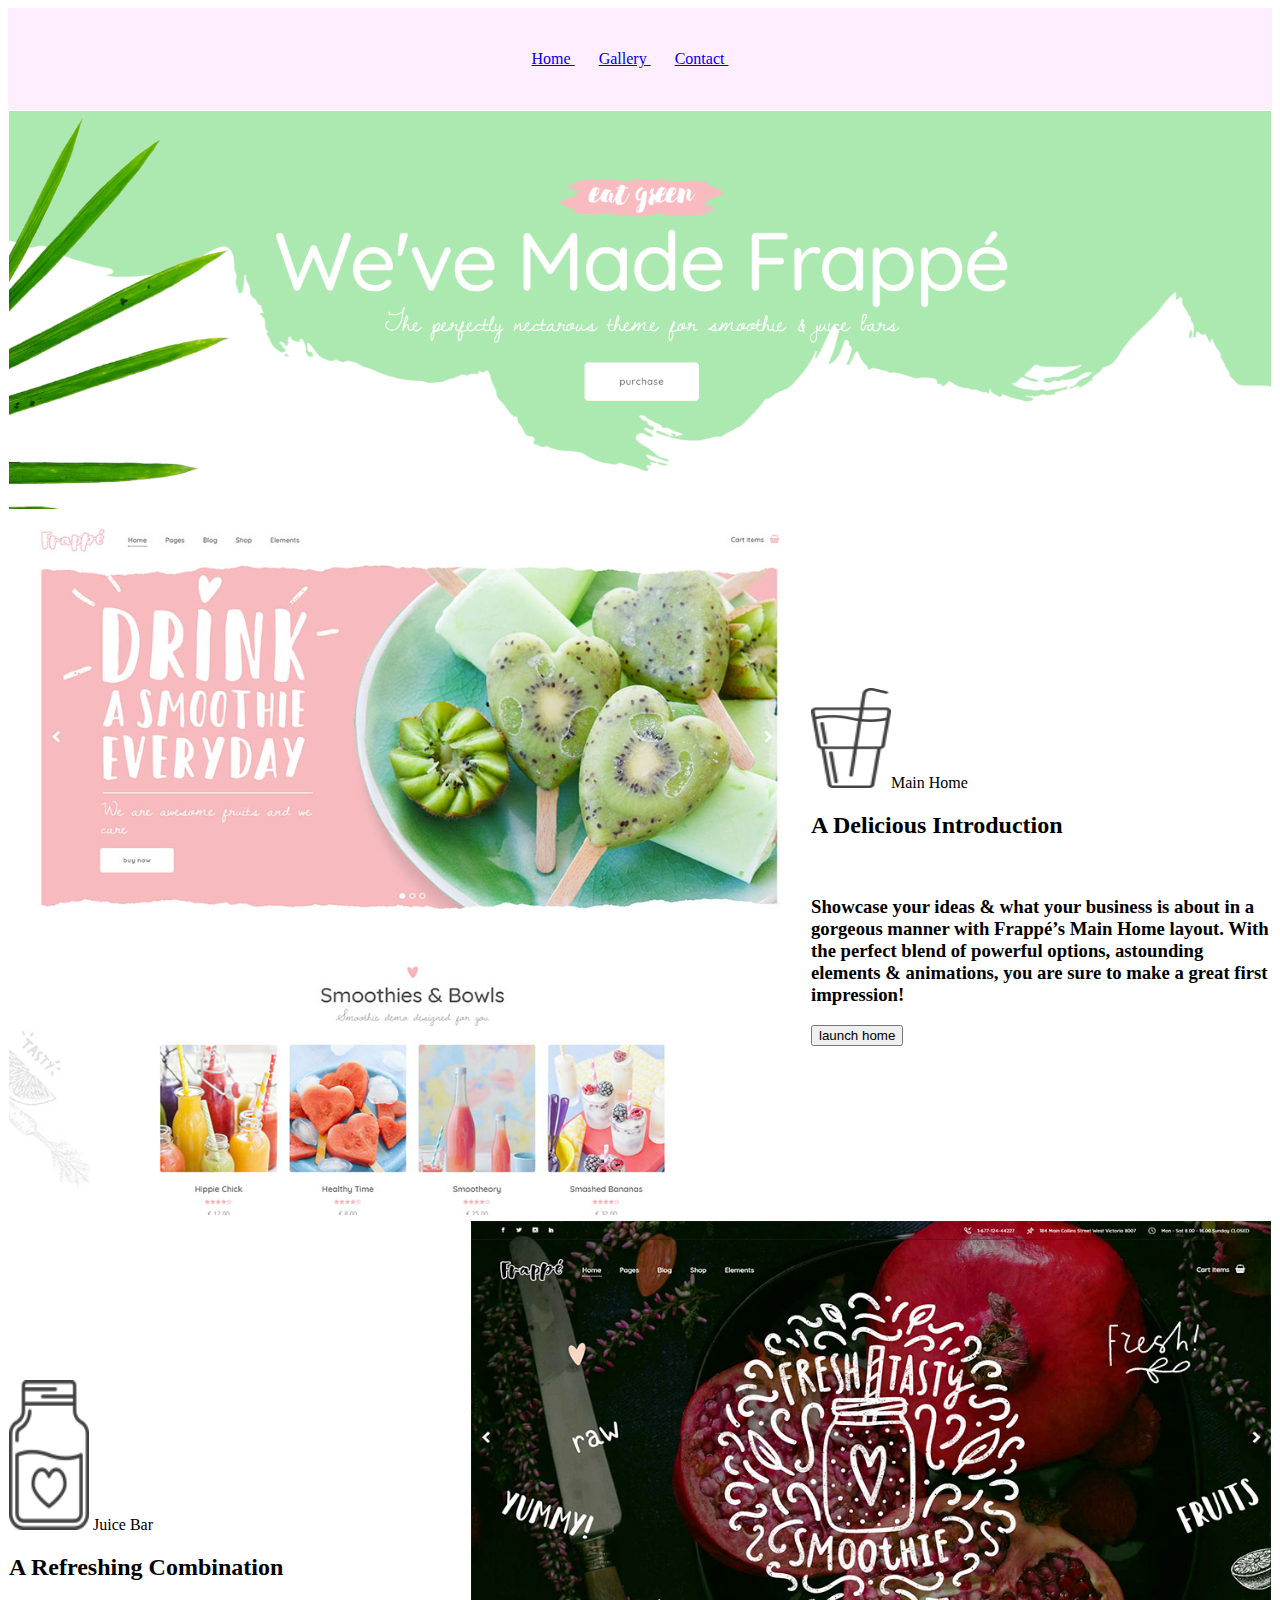
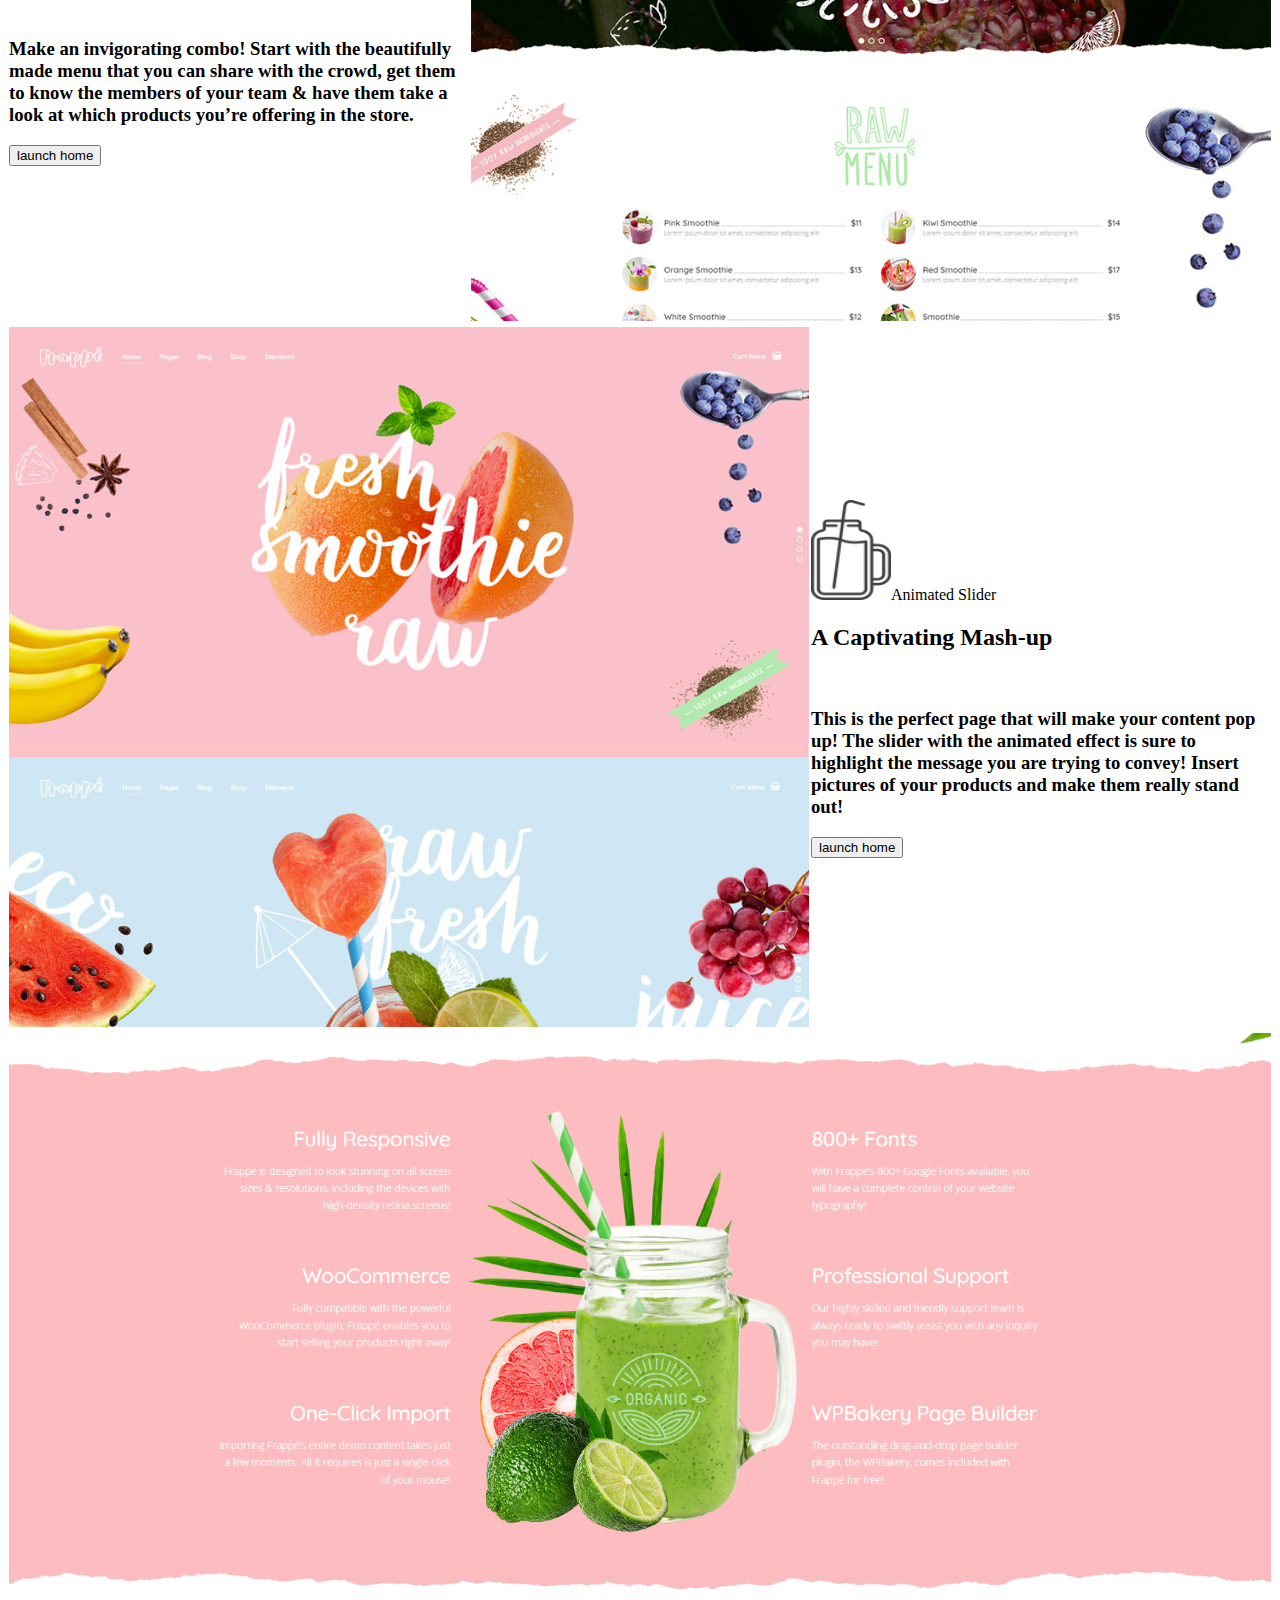
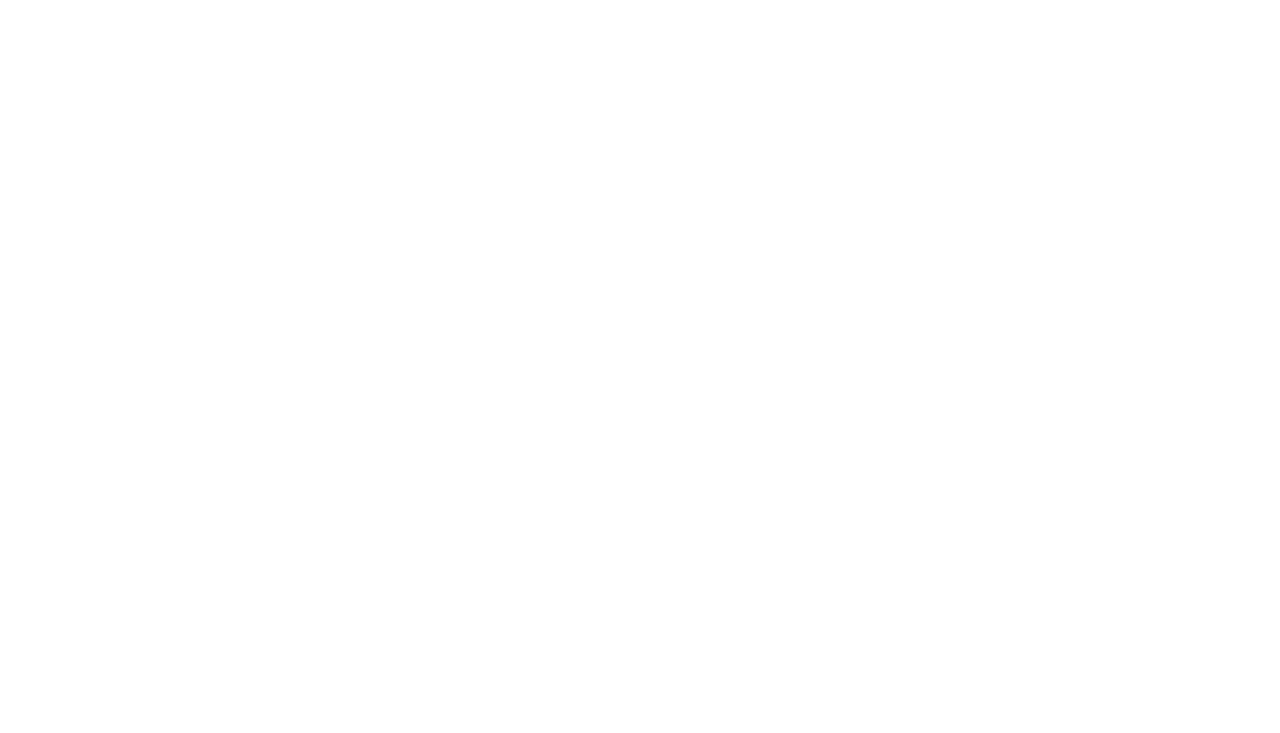
<file: final project/index.html>
<!DOCTYPE html>
<html>
	<head>
		<title>Home </title>
	<body>
	<center>
	<table width="100%" height="100%" border="0" cellspacing="0" bgcolor=" #FFEEFF">
		<tr>
			<td>
				<center>
				<table width="100%" height="100" border="0" cellspacing="0">
					<tr>
						<td>
							<center>
							<a href="index.html">Home </a> &nbsp;&nbsp;&nbsp;&nbsp;&nbsp;
							<a href="about.html">Gallery </a> &nbsp;&nbsp;&nbsp;&nbsp;&nbsp;
							<a href="Contact.html">Contact </a> &nbsp;&nbsp;&nbsp;&nbsp;&nbsp;
							</center>
						</td>
					</tr>
				</table>
				</center>
			</td>
		</tr>
	</table>
				
		<table width="100%" height="400" border="0" cellspacing="0">
			<tr>
				<td>
						<img src="img/save2.png" width="100%">
					
				</td>
			</tr>
		
		</table>
		
		<table width="100%" height="300" border="0" cellspacing="0">
			<tr>
				<td width="50%" >
					
					<img src="img/save3.jpg"  width="800" height="700" >
												
				</td>
				
				<td width="50%" >
					<img src="img/save4.png"  width="80" height="100"
						   
						<h1>Main Home</h1>


							<h2>A Delicious Introduction</h2>
							<br>
							<h3>Showcase your ideas & what your business is about in a gorgeous manner with Frappé’s Main Home layout. With the perfect blend of powerful options, astounding elements & animations, you are sure to make a great first impression!</h3>
							<button>launch home</button>	
					
				</td>
				
			</tr>
		</table>							
		
		<table width="100%" height="300" border="0" cellspacing="0">
			<tr>
				<td width="50%" >
					
					<img src="img/save6.png"  width="80" height="150" 
												<h1> Juice Bar</h1>


							<h2>A Refreshing Combination</h2>
							<br>
							<h3>Make an invigorating combo! Start with the beautifully made menu that you can share with the crowd,
							get them to know the members of your team & have them take a look at which products you’re 
							offering in the store.</h3>
							<button>launch home</button>
				</td>
				
				<td width="50%" >
					<img src="img/save5.jpg"  width="800" height="700">
						
					
				</td>
				
			</tr>
		</table>
		
		<table width="100%" height="300" border="0" cellspacing="0">
			<tr>
				<td width="50%" >
				<center>
					<img src="img/save7.jpg"  width="800" height="700" >
				</center>								
				</td>
				
				<td width="50%" >
					<img src="img/save8.png"  width="80" height="100"
						   
						<h1>Animated Slider</h1>


							<h2>A Captivating Mash-up</h2>
							<br>
							<h3>This is the perfect page that will make your content pop up! The slider with the animated effect is sure to highlight the message you are trying to convey! Insert pictures of your products and make them really stand out!</h3>
							<button>launch home</button>	
					
				</td>
				
			</tr>
		</table>
		
		<table width="100%" height="500" border="0" cellspacing="0">
			<tr>
				<td>
					<img src="img/save9.png" width="100%">
				</td>
			</tr>
		
		</table>
		
		<center>
					
					<iframe width="100%" height="700" src="https://www.youtube.com/embed/VCd_1UG4eJA?si=cMYrLsn4XZf1aw0m" title="YouTube video player" frameborder="0" allow="accelerometer; autoplay; clipboard-write; encrypted-media; gyroscope; picture-in-picture; web-share" allowfullscreen></iframe>	
					
		</center>		
					
				

		
		
		
	</center>	
	</body>
	</html>
</file>
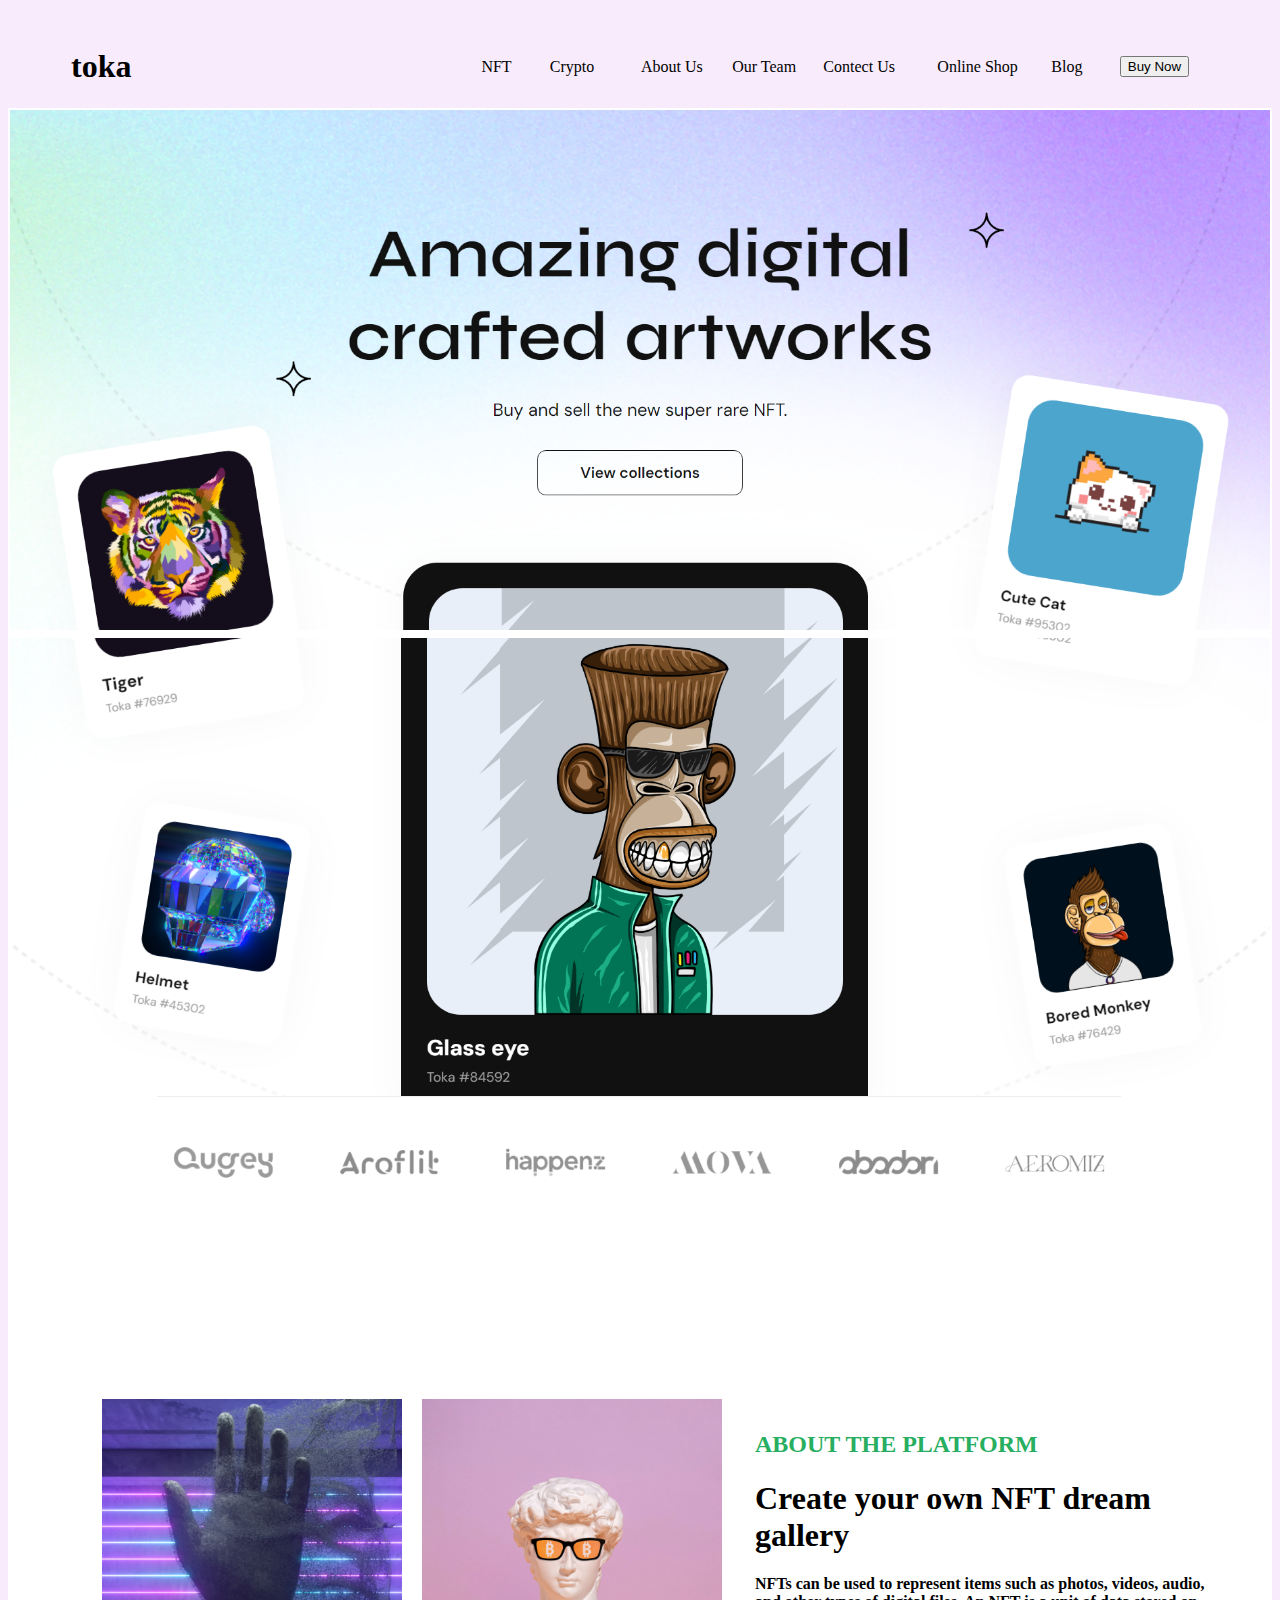
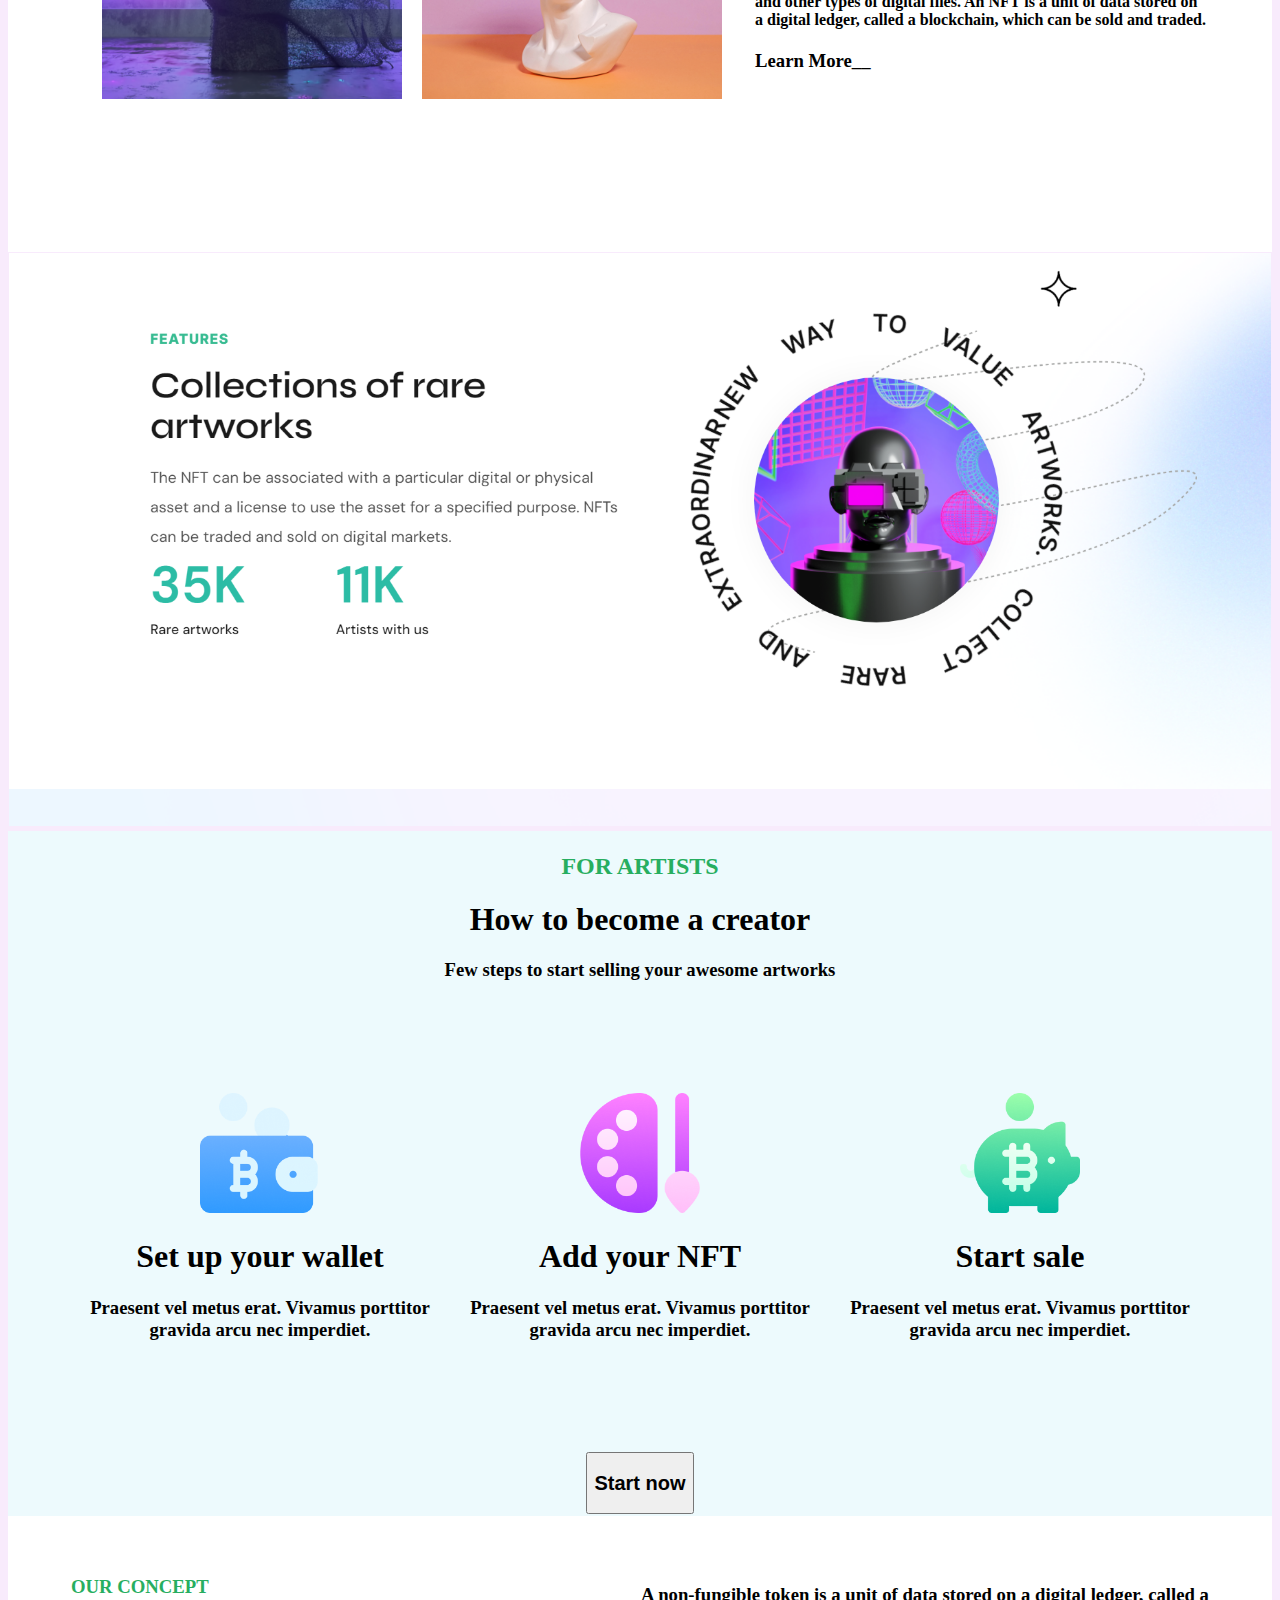
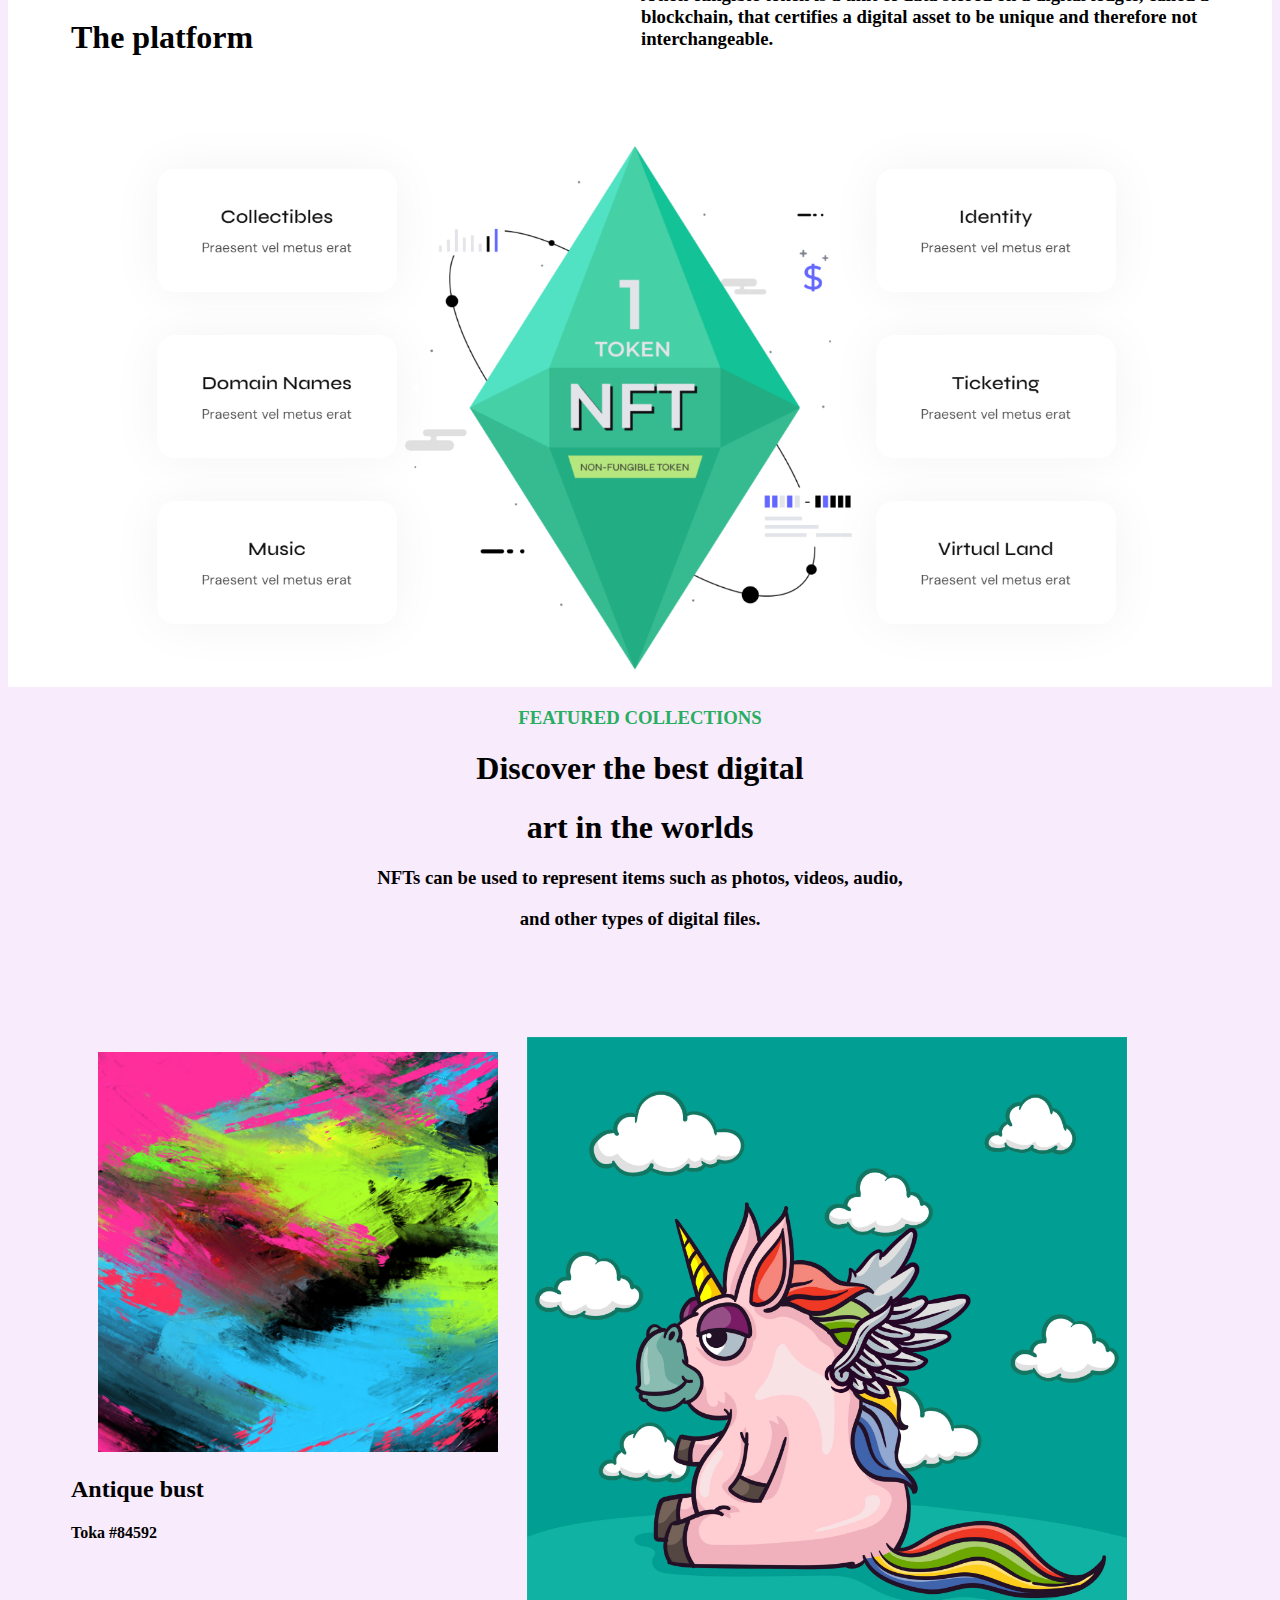
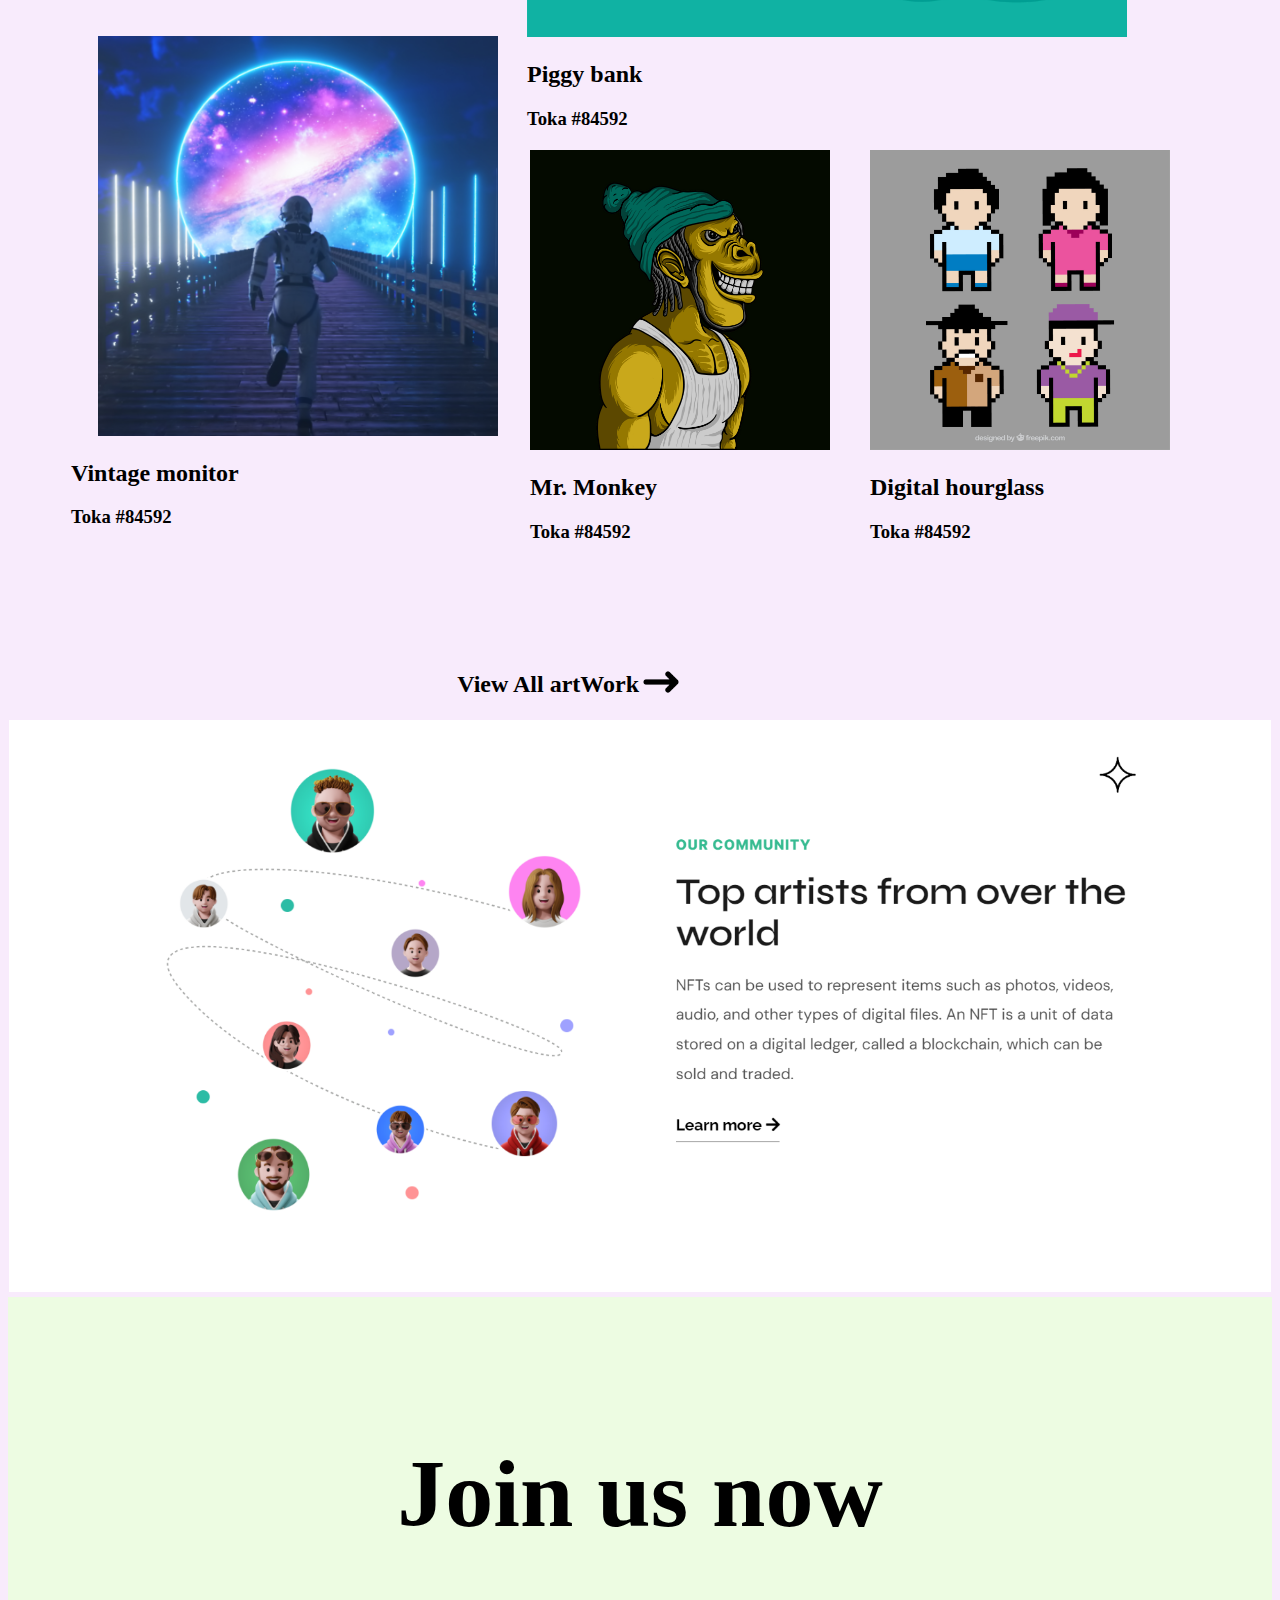
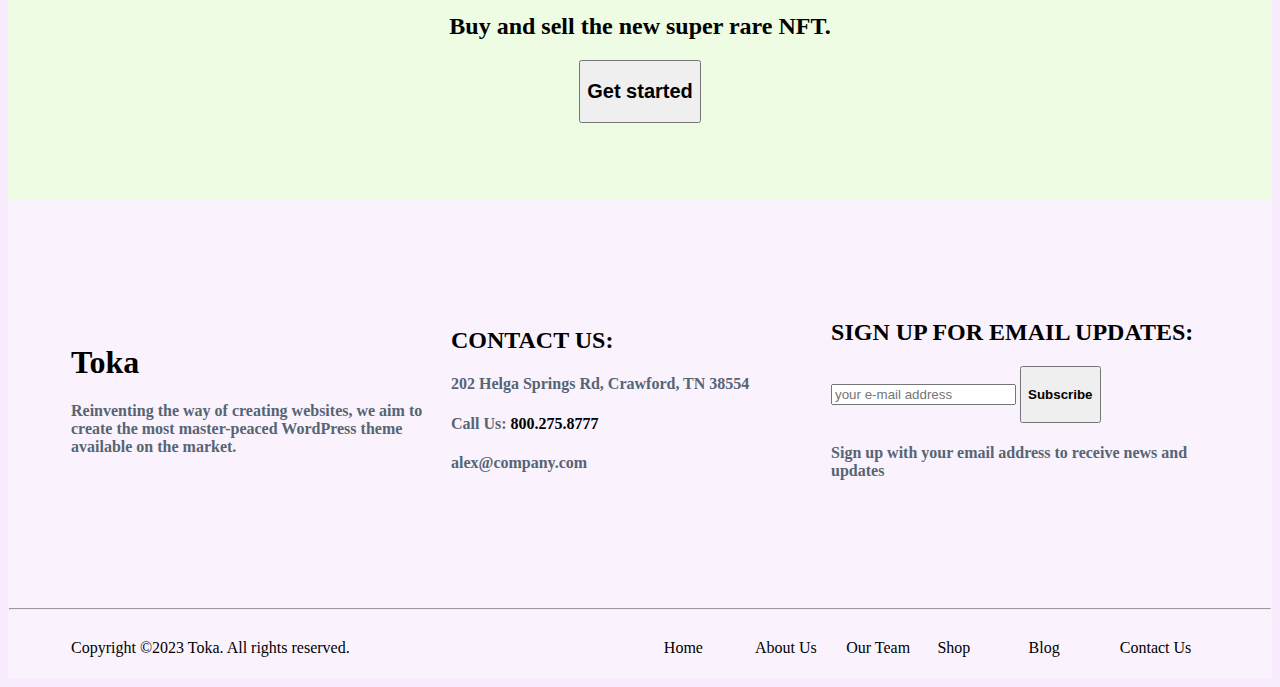
<file: project=3/index.html>
<!DOCTYPE html>
<html>
	<head>
		<title>
		toka: Amazing Crafted Artworks
		</title>
	</head>
	<body bgcolor="#F8EBFC ">
		<center>
			<table width="1140"   height="30"   border="0" cellspacing="0">
				<tr>
					<td width="16%"> <h1>toka</h1></td>
					<td width="20%"></td>
					<td width="6%">NFT</td>
					<td width="8%">Crypto</td>
					<td width="8%">About Us</td>
					<td width="8%">Our Team</td>
					<td width="10%">Contect Us</td>&nbsp;&nbsp;&nbsp;&nbsp;
					<td width="10%">Online Shop</td>  &nbsp;&nbsp;&nbsp;&nbsp;&nbsp;&nbsp;&nbsp;&nbsp;&nbsp;&nbsp;&nbsp;&nbsp;&nbsp;&nbsp;&nbsp;&nbsp;
					<td width="6%">Blog</td>
					<td width="8%"><button>Buy Now</button></td>
					
				</tr>
			</table>
			
			
			
			
			
			
			
			
			
			
			
			
			<table width="100%" height="100%"   border="0" cellspacing="0" bgcolor="white" >
				<tr>
					<td>
						<center>
							<table width="100%" height="300"   border="0" cellspacing="0">
								<tr>
									<td>
										<img src="img/ss1.png"  width="100%">
									</td>
					
								</tr>
							</table>
						</center>
					</td>
				</tr>
			</table>
			
			
			
			
			
			
			
			
			
			<table width="100%"   height="100%"   border="0" cellspacing="0" bgcolor="white" >
				<tr>
					<td>
						<table width="100%"   height="300"   border="0" cellspacing="0">
							<tr>
								<td>
									<img src="img/ss2.png"  width="100%">
					
								</td>
							</tr>
						</table>
					</td>
				</tr>
			</table>
			
			
			
			
			
			
			
			
			
			<table width="100%"   height="100%"   border="0" cellspacing="0" bgcolor="white" >
				<tr>
					<td>
						<center>
							<table width="1140"   height="600"   border="0" cellspacing="0">
								<tr>
									<td width="60%">
										<center>
											<img src="img/save2.png" width="300" >&nbsp;&nbsp;&nbsp;&nbsp;
												<img src="img/save1.png" width="300" >
										</center>
									</td>
					
					
										<td width="40%">
											<h2> <font color="#27AE60 ">ABOUT THE PLATFORM </font></h2>
												<h1>Create your own NFT dream gallery</h1>
													<h4>NFTs can be used to represent items such as photos, videos, audio, and other types of digital files. An NFT is a unit of data stored on a digital ledger, called a blockchain, which can be sold and traded.</h4>
														<h3>Learn  More__</h3>
										</td>	
														
								</tr>
							</table>
						</center>
					</td>
				</tr>
			</table>
			
			
			
			
			
			
			
			
			
			
			
			
			
			<table width="100%"   height="500"   border="0" cellspacing="0">
				<tr>
					<td > 
						<img src="img/ss3.png" width="100%">
					</td>	
				</tr>
			</table>
			
			
			
			
			
			
			<table width="100%"   height="100%"   border="0" cellspacing="0" bgcolor="#EDFAFD ">
				<tr>
					<td>
						<center>
							<table width="1140"   height="150"   border="0" cellspacing="0">
								<tr>
									<td>
										<center>
											<h2 > <font color="#27AE60 ">FOR ARTISTS </font></h2>
												<h1>How to become a creator</h1>
													<h3>Few steps to start selling your awesome artworks</h3>		
										</center>
									</td>
								</tr>
							</table>
							
							
		
							<table width="1140"   height="450"   border="0" cellspacing="0">
								<tr>
									<td width="33.33%">
										<center>
											<img src="img/save3.png"  width="120">
												<h1 align="center">Set up your wallet</h1>
													<h3 align="center">Praesent vel metus erat. Vivamus porttitor gravida arcu nec imperdiet.</h3>
										</center>
									
									</td>
									
									<td width="33.33%">
										<center>
											<img src="img/save4.png"  width="120">
												<h1 align="center">Add your NFT</h1>
													<h3 align="center">Praesent vel metus erat. Vivamus porttitor gravida arcu nec imperdiet.</h3>
										</center>
									</td>
									
									<td width="33.33%">
										<center>
											<img src="img/save5.png"  width="120">
												<h1 align="center">Start sale</h1>
													<h3 align="center">Praesent vel metus erat. Vivamus porttitor gravida arcu nec imperdiet.</h3>
										</center>

									</td>
								</tr>
							</table>
						
						
						
							<table width="1140"   height="40"   border="0" cellspacing="0">
								<tr>
									<td>
										<center>
											<button><h2>Start now</h2></button>
										</center>
									</td>
								</tr>
							</table>
									

									
							
						</center>
					</td>
				</tr>
			</table>
				
				
				
				
				
				
				
			
			<table width="100%"   height="100%"   border="0" cellspacing="0" bgcolor="white">
				<tr>
					<td>
						<center>
			
							<table width="1140"   height="200"   border="0" cellspacing="0">
								<tr>
									<center>
										<td width="50%">
											<h3> <font color="#27AE60 ">OUR CONCEPT </font></h3>
												<h1>The platform</h1>
											
										</td>
										<td width="50%">
											<h3>A non-fungible token is a unit of data stored on a digital ledger, called a blockchain, that certifies a digital asset to be unique and therefore not interchangeable.</h3>
										</td>
										
								</tr>
							</table>
								
								
								
								<table width="100%"   height="100%"   border="0" cellspacing="0">
									<tr>
										<td >
											<img src="img/ss4.png" width="100%">
										
										</td>
									</tr>
								</table>
							
									</center>
							
						</center>
					</td>						
				</tr>
			</table>
			
			
			
			
			
			
							
			<table width="1140"   height="250"   border="0" cellspacing="0">
				<tr>
					<td >
						<center>
							<h3> <font color="#27AE60 ">FEATURED COLLECTIONS </font></h3>
								<h1>Discover the best digital</h1>
									<h1>art in the worlds</h1>
										<h3>NFTs can be used to represent items such as photos, videos, audio,</h3>
											<h3>and other types of digital files. </h3>
						</center>
					</td>	
				</tr>
			</table>
					
					
					
					
					
					
					
			<table width="1140"   height="1300"   border="0" cellspacing="0">
				<tr>
					<td width="40%">
						<center>
							<img src="img/save6.png" width="400">
								<h2 align="left">Antique bust</h2>
									<h4 align="left">Toka #84592</h4>
										<br>
											<br>
												<br>
													<br>
														<img src="img/save7.png" width="400">
															<h2 align="left">Vintage monitor</h2>
																<h3 align="left">Toka #84592</h3>
																			


							
							
					</td>
					
					
					
					<td width="60%">
						<img src="img/save8.png" width="600">
							<h2 align="left">Piggy bank</h2>
								<h3 align="left">Toka #84592</h3>		
									<table width="100%"   height="200"   border="0" cellspacing="0">
										<tr>
											<td>
											
												<td width="50%">
													<img src="img/save9.png" width="300">
														<h2 align="left">Mr. Monkey</h2>
															<h3 align="left">Toka #84592</h3>  
												</td>

												<td width="50%">
													<img src="img/save10.png" width="300">
														<h2 align="left">Digital hourglass</h2>
															<h3 align="left">Toka #84592</h3>
												</td>		
											</td>
										</tr>
									</table>
						</center>
					</td>
				</tr>
			</table>
			
			
			
			
			
			
			
			<table width="1140"   height="50"   border="0" cellspacing="0">
				<tr>
					<td  width="50%">
						
							<h2 align="right">View All artWork</h2>
					</td>		
							
					<td  width="50%">
						<img src="img/direction-arrow.png" width="40">
					</td>
					
				</tr>
			</table>
			
			
			
			
			
			
			<table width="100%"   height="100%"   border="0" cellspacing="0">
				<tr>
					<td  width="100%">
						<img src="img/ss5.png" width="100%">
					</td>
				</tr>
			</table>
			
			
			
			
			
			
			
			
			<table width="100%"   height="100%"   border="0" cellspacing="0" bgcolor="#EDFCE2 ">
				<tr>
					<td>
						<center>
			
							<table width="1140"   height="500"   border="0" cellspacing="0">
								<tr>
									<td >
										<center>
											<font size="7">
												<h1 align="center">Join us now</h1></font>
													<h2>Buy and sell the new super rare NFT.</h2>
														<button><h2>Get started</h2></button>
										</center>
									</td>	
								</tr>
							</table>
						</center>
					</td>
				</tr>
			</table>
			
			
			
			
			
			
			
			
			
			
			<table width="100%"   height="100%"   border="0" cellspacing="0" bgcolor="#FAF3FD ">
				<tr>
					<td>
						<center>
		
		
							<table width="1140"   height="400"   border="0" cellspacing="0">
								<tr>
									<td width="33.33%">
										<h1> <b>Toka </b></h1>
											<h4> <font color="#566573 " >Reinventing the way of creating websites, we aim to create the most master-peaced WordPress theme available on the market.</font></h4>
					
									</td>
									
									
									
									<td width="33.33">
										<h2>CONTACT US:</h2>
											<h4><font color="#566573 " >202 Helga Springs Rd, Crawford, TN 38554</font> </h4>								
												<h4><font color="#566573 " >Call Us:</font><b> 800.275.8777</b></h4>
													<h4><font color="#566573 " >alex@company.com</font></h4>
									</td>
									
									
									
									<td width="33.33%">
										<h2>SIGN UP FOR EMAIL UPDATES:</h2>
											<form>
												<label></label>
												<input placeholder= "your e-mail address"  required>    <button><h4>Subscribe</h4></button> 
											</form>
												<h4><font color="#566573 " >Sign up with your email address to receive news and updates</font></h4>
									
									
									</td>
									
								</tr>
							</table>
											
											
							<hr>
							
							
							<table width="1140"   height="60"   border="0" cellspacing="0">
								<tr>
									<td width="32%">Copyright ©2023 Toka. All rights reserved.</td>
									<td width="20%"></td>
									<td width="8%">Home</td>
									<td width="8%">About Us</td>
									<td width="8%">Our Team</td>
									<td width="8%">Shop</td>
									<td width="8%">Blog</td>
									<td width="8%">Contact Us</td>
									
								</tr>
							</table>


						</center>
					</td>
				</tr>
			</table>
					




					
		
		</center>					
	</body>
</html>
</file>
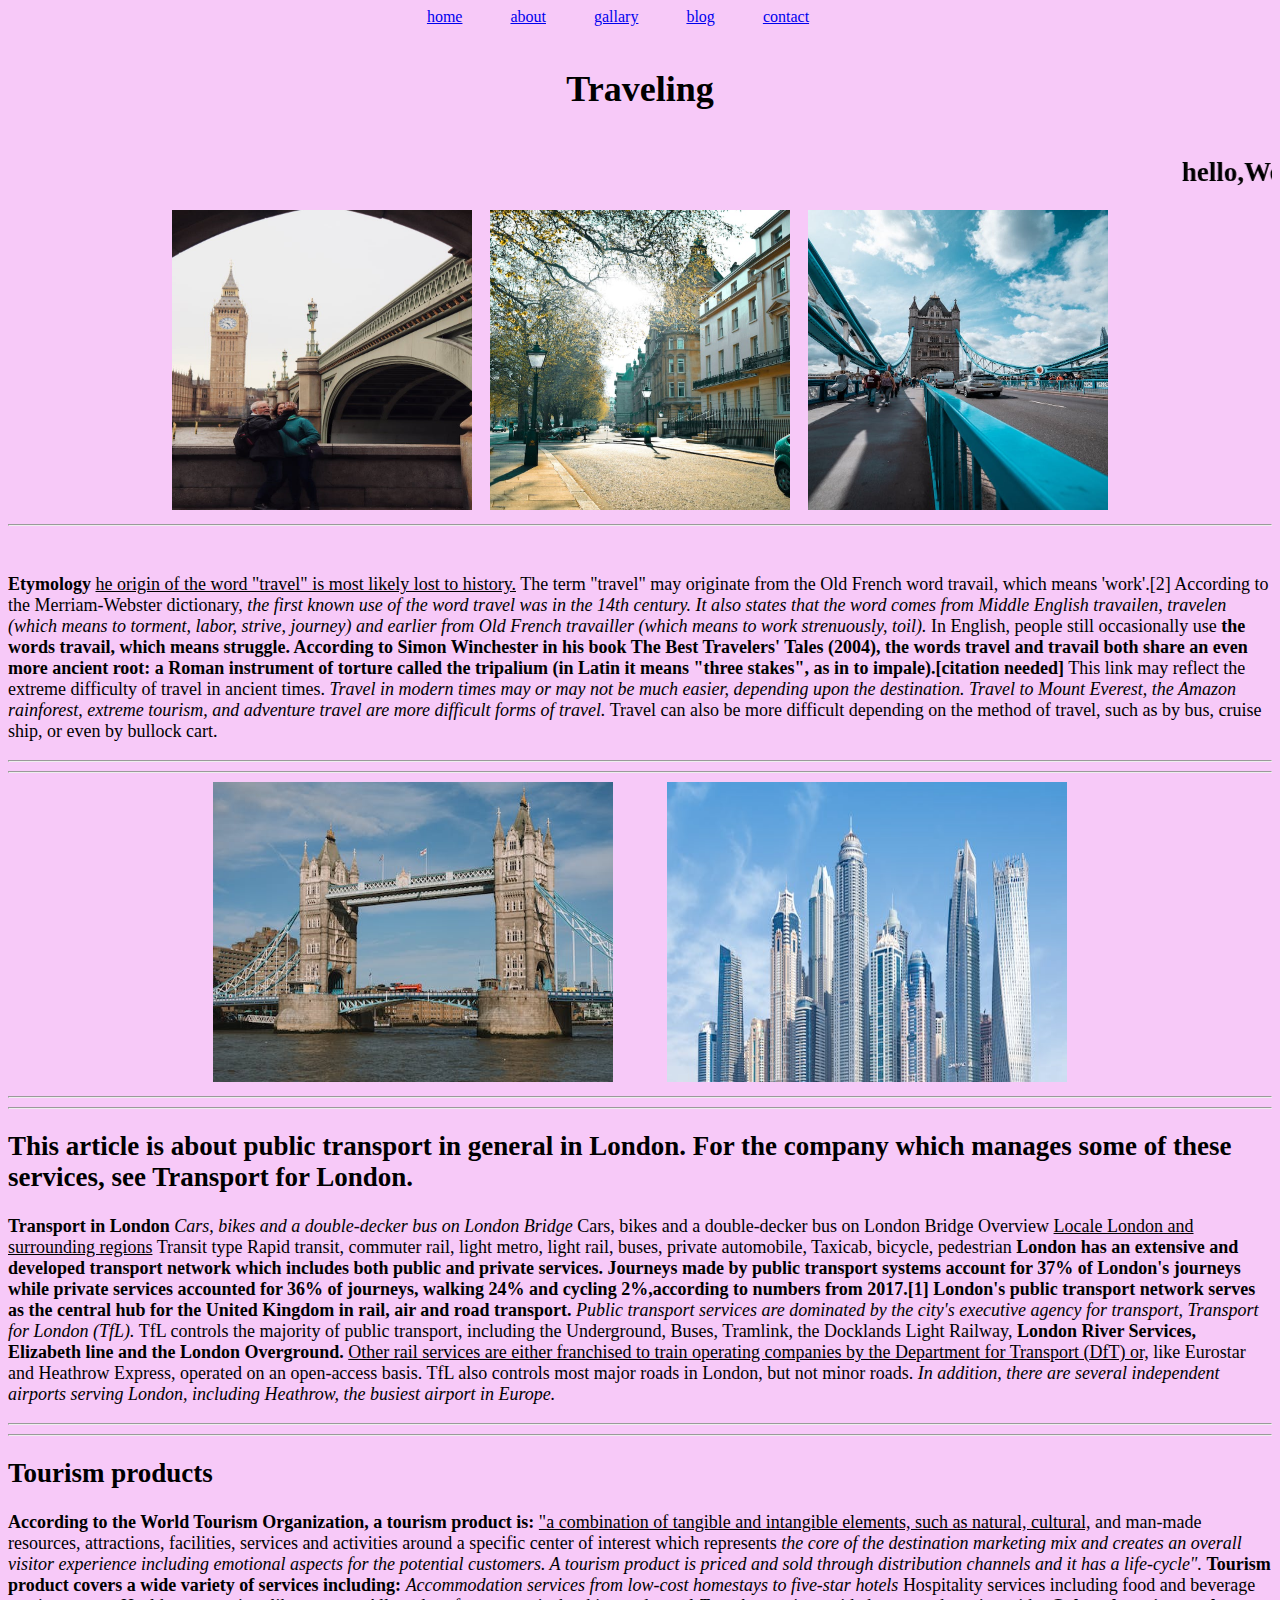
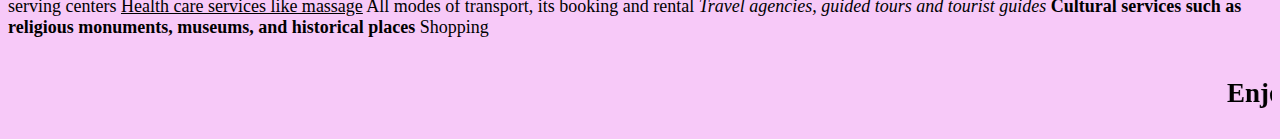
<file: project=1/html/create a 5 page/index.html>
<html>
	<head>
		<title> home page: </title>
	</head>
	<body  bgcolor="#F7C9F8">
		<center>				
			<a href="index.html">home</a>&nbsp &nbsp &nbsp &nbsp &nbsp &nbsp
			<a href="about.html">about</a>&nbsp &nbsp &nbsp &nbsp &nbsp &nbsp
			<a href="gallary.html"> gallary</a>&nbsp &nbsp &nbsp &nbsp &nbsp &nbsp
			<a href="blog.html">blog</a>&nbsp &nbsp &nbsp &nbsp &nbsp &nbsp
			<a href="contact.html">contact</a>&nbsp &nbsp &nbsp &nbsp &nbsp &nbsp
				<br>
				<br>
		</center>
		<font color="black" face="constantia" size="4">
			<h1 align="center">Traveling</h1>
		<marquee direction="light" scrollamount="10"  behavior="scroll">
			<h2>hello,Welcome Viewers...................</h2>
		</marquee>
		<center>
			<img src="img/london1.jpeg" width="300"   height="300 ">&nbsp &nbsp 
            <img src="img/london2.jpeg" width="300"    height="300">&nbsp &nbsp
            <img src="img/london5.jpeg" width="300"    height="300">
		
		</center>
				<hr>
				<br>
				<p><b>Etymology</b>
				<u>he origin of the word "travel" is most likely lost to history.</u> The term "travel" may originate from the Old French word travail, which means 'work'.[2] According to the Merriam-Webster dictionary, <i>the first known use of the word travel was in the 14th century. It also states that the word comes from Middle English travailen, travelen (which means to torment, labor, strive, journey) and earlier from Old French travailler (which means to work strenuously, toil).</i>

				In English, people still occasionally use <b>the words travail, which means struggle. According to Simon Winchester in his book The Best Travelers' Tales (2004), the words travel and travail both share an even more ancient root: a Roman instrument of torture called the tripalium (in Latin it means "three stakes", as in to impale).[citation needed]</b> This link may reflect the extreme difficulty of travel in ancient times.<i> Travel in modern times may or may not be much easier, depending upon the destination. Travel to Mount Everest, the Amazon rainforest, extreme tourism, and adventure travel are more difficult forms of travel.</i> Travel can also be more difficult depending on the method of travel, such as by bus, cruise ship, or even by bullock cart.<p>
	    	
			<hr>
			<hr>
		<center>
			<img src="img/london3.jpeg "  width="400px" height="300">&nbsp &nbsp &nbsp &nbsp &nbsp &nbsp
			<img src="img/london4.jpeg  "  width="400px" height="300">
		</center>
			<hr>
			<hr>
			<p> <h2>This article is about public transport in general in London. For the company which manages some of these services, see Transport for London.</h3>
				<b>Transport in London</b>
				<i>Cars, bikes and a double-decker bus on London Bridge</i>
				Cars, bikes and a double-decker bus on London Bridge
				Overview
				<u>Locale	London and surrounding regions</u>
				Transit type	Rapid transit, commuter rail, light metro, light rail, buses, private automobile, Taxicab, bicycle, pedestrian
				<b>London has an extensive and developed transport network which includes both public and private services. Journeys made by public transport systems account for 37% of London's journeys while private services accounted for 36% of journeys, walking 24% and cycling 2%,according to numbers from 2017.[1] London's public transport network serves as the central hub for the United Kingdom in rail, air and road transport.</b>

				<i>Public transport services are dominated by the city's executive agency for transport, Transport for London (TfL).</i> TfL controls the majority of public transport, including the Underground, Buses, Tramlink, the Docklands Light Railway,<b> London River Services, Elizabeth line and the London Overground.</b>

				<u>Other rail services are either franchised to train operating companies by the Department for Transport (DfT) or,</u> like Eurostar and Heathrow Express, operated on an open-access basis. TfL also controls most major roads in London, but not minor roads.<i> In addition, there are several independent airports serving London, including Heathrow, the busiest airport in Europe.</i></p>
			<hr>
			<hr>
		
			<p><b><h2>Tourism products</h2></b>
				<b>According to the World Tourism Organization, a tourism product is:</b>

				<u>"a combination of tangible and intangible elements, such as natural, cultural,</u> and man-made resources, attractions, facilities, services and activities around a specific center of interest which represents <i>the core of the destination marketing mix and creates an overall visitor experience including emotional aspects for the potential customers. A tourism product is priced and sold through distribution channels and it has a life-cycle".</i>

				<b>Tourism product covers a wide variety of services including:</b>

				<i>Accommodation services from low-cost homestays to five-star hotels</i>
				Hospitality services including food and beverage serving centers
				<u>Health care services like massage</u>
				All modes of transport, its booking and rental
				<i>Travel agencies, guided tours and tourist guides</i>
				<b>Cultural services such as religious monuments, museums, and historical places</b>
				Shopping</p>
				
			<marquee darection="left" scrollamount="5" behavior="scroll">
			<h2>Enjoy Your Dream Place </h2>
			</marquee>
	</body>	
</html>
</file>
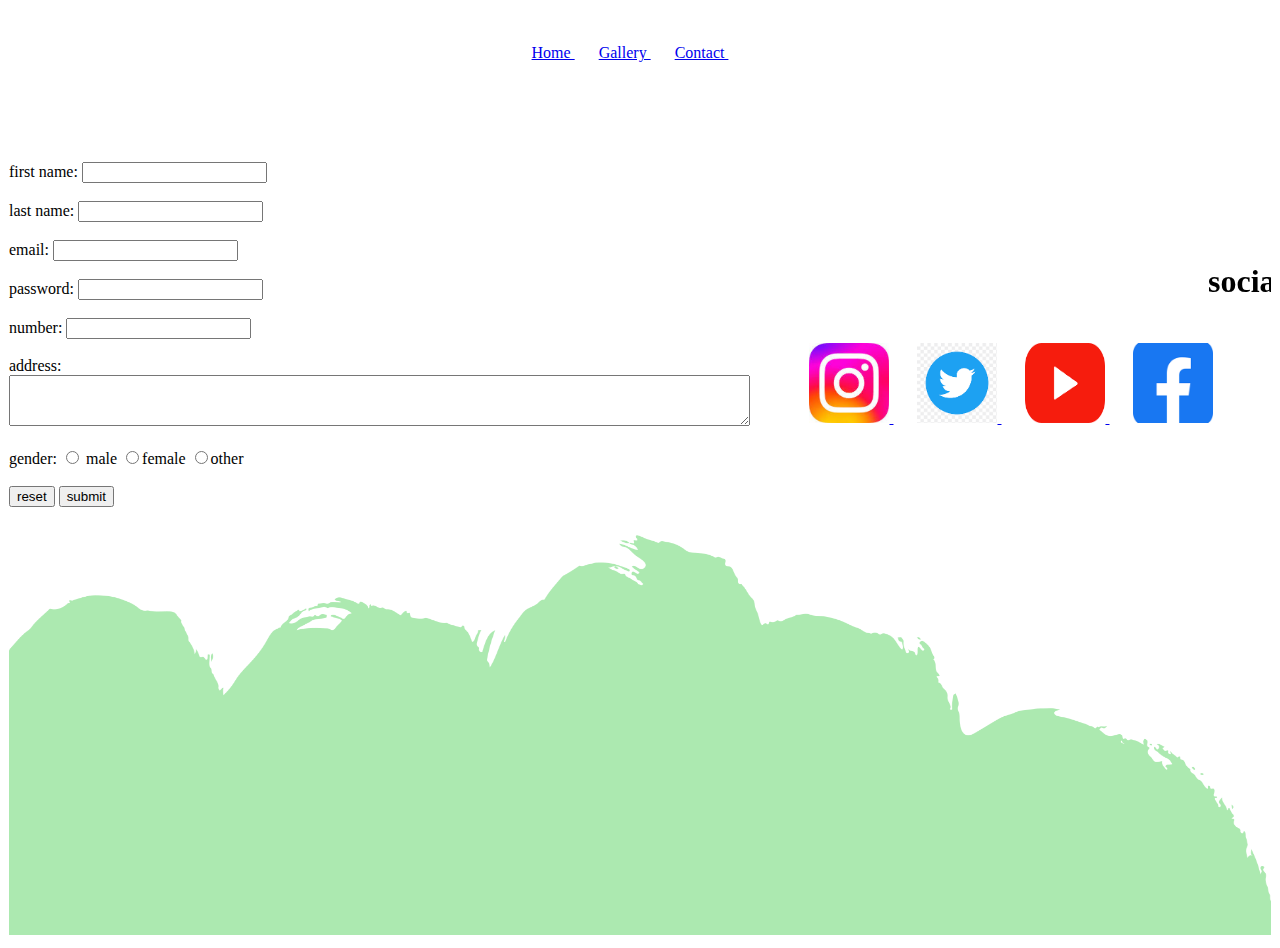
<file: final project/Contact.html>
<!DOCTYPE html>
<html>
	<head>
		<title>Contact  </title>
	<body >
		<br>
		<br>
		<center>
		<a href="index.html">Home </a> &nbsp;&nbsp;&nbsp;&nbsp;&nbsp;
		<a href="about.html">Gallery </a> &nbsp;&nbsp;&nbsp;&nbsp;&nbsp;
		<a href="Contact.html">Contact </a> &nbsp;&nbsp;&nbsp;&nbsp;&nbsp;
		</center>
		
		<br>
		<br>
		<br>
		<br>
		
		
			
		
		
		<table width="100%" height="400" border="0" cellspacing="0">
			<tr>
				<td width="33.33% rowspan="3" colspan="3">
					<form>
						<label>first name:</label>
						<input type="text" required >
						<br>
						<br>
						
						<label>last name:</label>
						<input type="text"required >
						<br>
						<br>
					
						<label>email:</label>
						<input type="email"required >
						<br>
						<br>
						
						<label>password:</label>
						<input type="password" >
						<br>
						<br>
						
						<label>  number:</label>
						<input type="number" required>
						<br>
						<br>

						<label>address:</label>
						<textarea rows="3" cols="90"  ></textarea>
						<br>
						<br>
						
						<label>gender:</label>
						<input type="radio"  name="gender" > male</input>
						<input type="radio"  name="gender" >female</input>
						<input type="radio"  name="gender" >other</input>
						<br>
						<br>
						
						<button>reset</button>
						<button>submit</button>
					
					
					</form>
					
					<td>
						<center>
						<marquee darection="left" scrollamount="6" behavior="scroll">
							<h1>social media icon</h1>
						</marquee>
						<br>
						<br>
						
						<a href="https://www.instagram.com/juisofficial/?hl=en" target="_blank">
							<img src="img/save24.jfif" width="80" height="80">
						
						</a>&nbsp;&nbsp;&nbsp;&nbsp;&nbsp;
						
						<a href="https://twitter.com/" target="_blank">
							<img src="img/save25.png" width="80" height="80">
						
						</a>&nbsp;&nbsp;&nbsp;&nbsp;&nbsp;
						<a href="https://www.youtube.com/@SatvicMovement" target="_blank">
							<img src="img/save26.png" width="80" height="80">
						
						</a>&nbsp;&nbsp;&nbsp;&nbsp;&nbsp;
						<a href="https://www.facebook.com/popularfruitdrinks/" target="_blank">
							<img src="img/save27.png" width="80" height="80">
						
						</a>
						
						
						
						
				
				
						</center>
					
					
					
					</td>
					
				
			</tr>
		
		</table> 

					</center>
				</td>
			</tr>
		
		</table>
		<table width="100%" height="100" border="0" cellspacing="0">
			<tr>
				<td>
					<center>
						<img src="img/save1.png" width="100%" height="400">
							

					</center>
				</td>
			</tr>
		
		</table>
		
		
		
		
		
		
		
		</center>
		</body>
		</html>
</file>
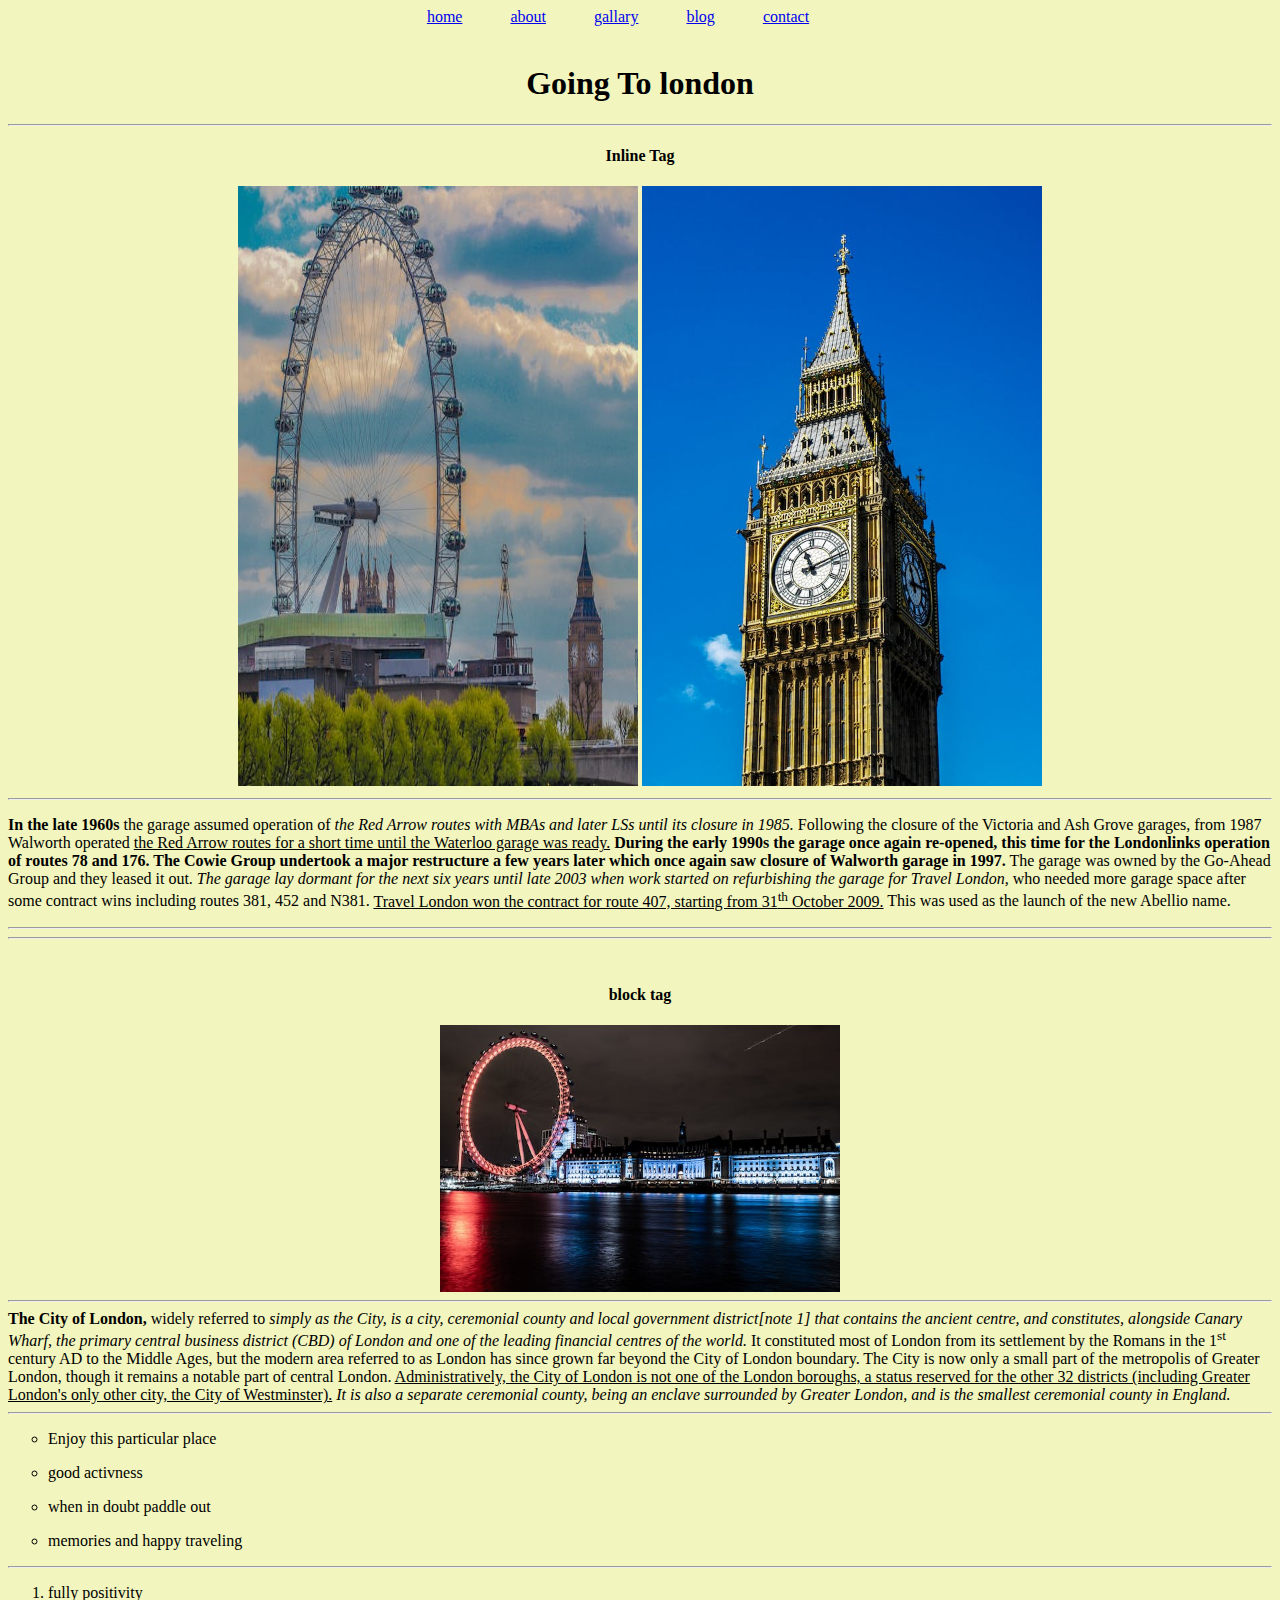
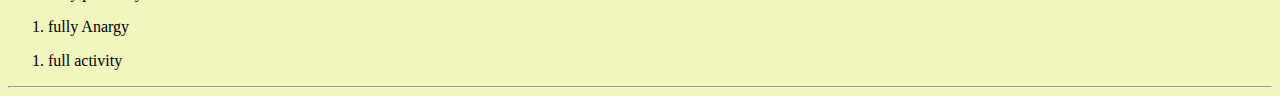
<file: project=1/html/create a 5 page/about.html>
<html>
	<head>
		<title> about page:</title>
	</head>
	<body  bgcolor="#F2F5BD">
		<center>				
			<a href="index.html">home</a>&nbsp &nbsp &nbsp &nbsp  &nbsp &nbsp    
			<a href="about.html">about</a>&nbsp &nbsp &nbsp &nbsp &nbsp &nbsp
			<a href="gallary.html"> gallary</a>&nbsp &nbsp &nbsp &nbsp &nbsp &nbsp
			<a href="blog.html">blog</a>&nbsp &nbsp &nbsp &nbsp &nbsp &nbsp
			<a href="contact.html">contact</a>&nbsp &nbsp &nbsp &nbsp &nbsp &nbsp
				<br>
				<br>
			<h1> Going To london</h1>
				<hr>
					<h4>Inline Tag</h4>
						<img src="img/london6.jpeg" width="400px"  height="600">
						<img src="img/london7.jpeg" width="400px" >
				
		</center>
			<hr>
				<p><b>In the late 1960s </b>the garage assumed operation of <i>the Red Arrow routes with MBAs and later LSs until its closure in 1985.</i> Following the closure of the Victoria and Ash Grove garages, from 1987 Walworth operated <u>the Red Arrow routes for a short time until the Waterloo garage was ready.</u>

				<b>During the early 1990s the garage once again re-opened, this time for the Londonlinks operation of routes 78 and 176. The Cowie Group undertook a major restructure a few years later which once again saw closure of Walworth garage in 1997.</b> The garage was owned by the Go-Ahead Group and they leased it out.

				<i>The garage lay dormant for the next six years until late 2003 when work started on refurbishing the garage for Travel London, </i>who needed more garage space after some contract wins including routes 381, 452 and N381.

				<u>Travel London won the contract for route 407, starting from 31<sup>th</sup> October 2009.</u> This was used as the launch of the new Abellio name.</p>
					
			<hr>
			<hr>
				<br>
			<center>
				<h4>block tag </h4>
					<img src="img/london8.jpeg   " width="400">
			<hr>
			</center>
				<strong>The City of London, </strong>widely referred to <i>simply as the City, is a city, ceremonial county and local government district[note 1] that contains the ancient centre, and constitutes, alongside Canary Wharf, the primary central business district (CBD) of London and one of the leading financial centres of the world.</i> It constituted most of London from its settlement by the Romans in the 1<sup>st</sup> century AD to the Middle Ages, but the modern area referred to as London has since grown far beyond the City of London boundary. The City is now only a small part of the metropolis of Greater London, though it remains a notable part of central London. <u>Administratively, the City of London is not one of the London boroughs, a status reserved for the other 32 districts (including Greater London's only other city, the City of Westminster).</u> <i>It is also a separate ceremonial county, being an enclave surrounded by Greater London, and is the smallest ceremonial county in England.</i>
			<hr>
				
					
					<ul type="circle">
					<li> Enjoy this particular place</li>
					</ul>
					<ul type="circle">
					<li> good activness</li>
					</ul>
					<ul type="circle">
					<li> when in doubt paddle out</li>
					</ul>
					<ul type="circle">
					<li> memories  and happy traveling</li>
					</ul>
					
				<hr>
					
					<ol type="1">
					<li>fully positivity </li>
					</ol>
																																<ol type="1">
					<li>fully Anargy</li>
					</ol>				
																												                <ol type="1">
					<li>full activity </li>
					</ol>
																												
				<hr>
	</body>
</html>
</file>
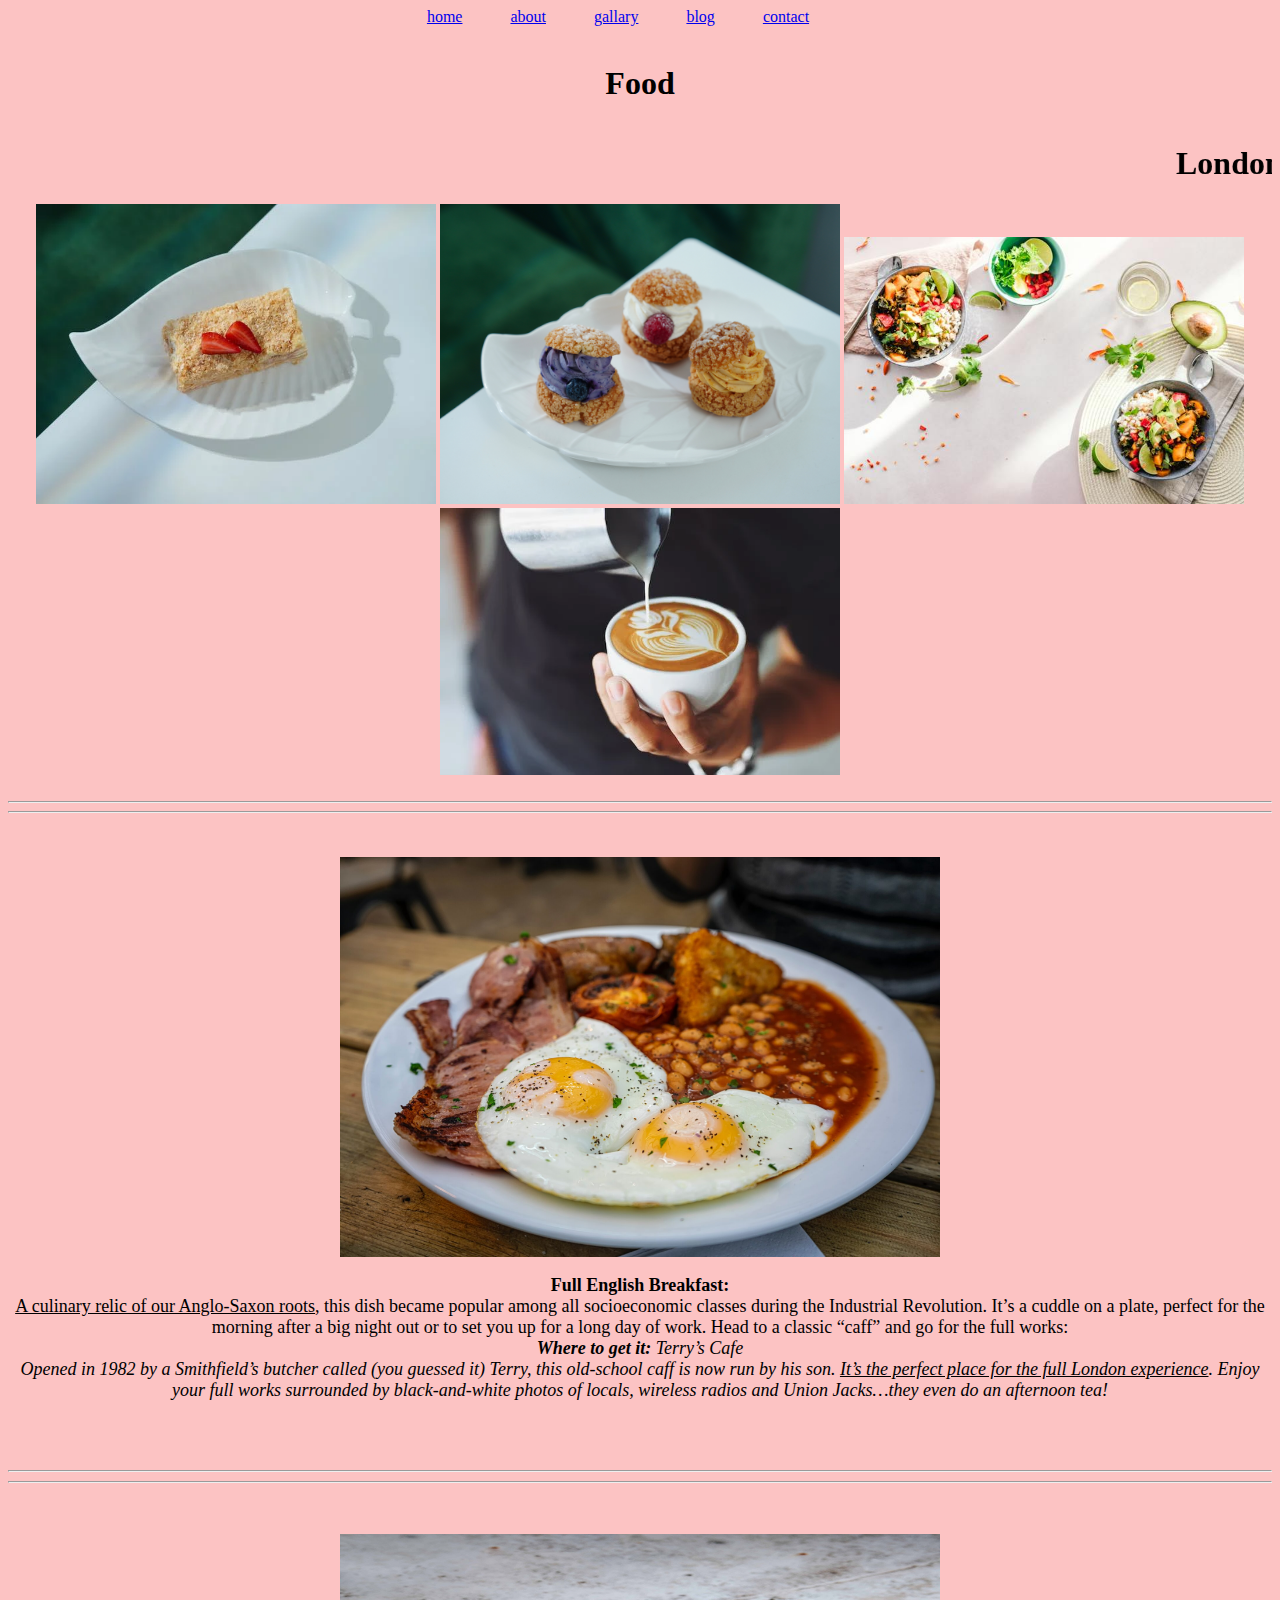
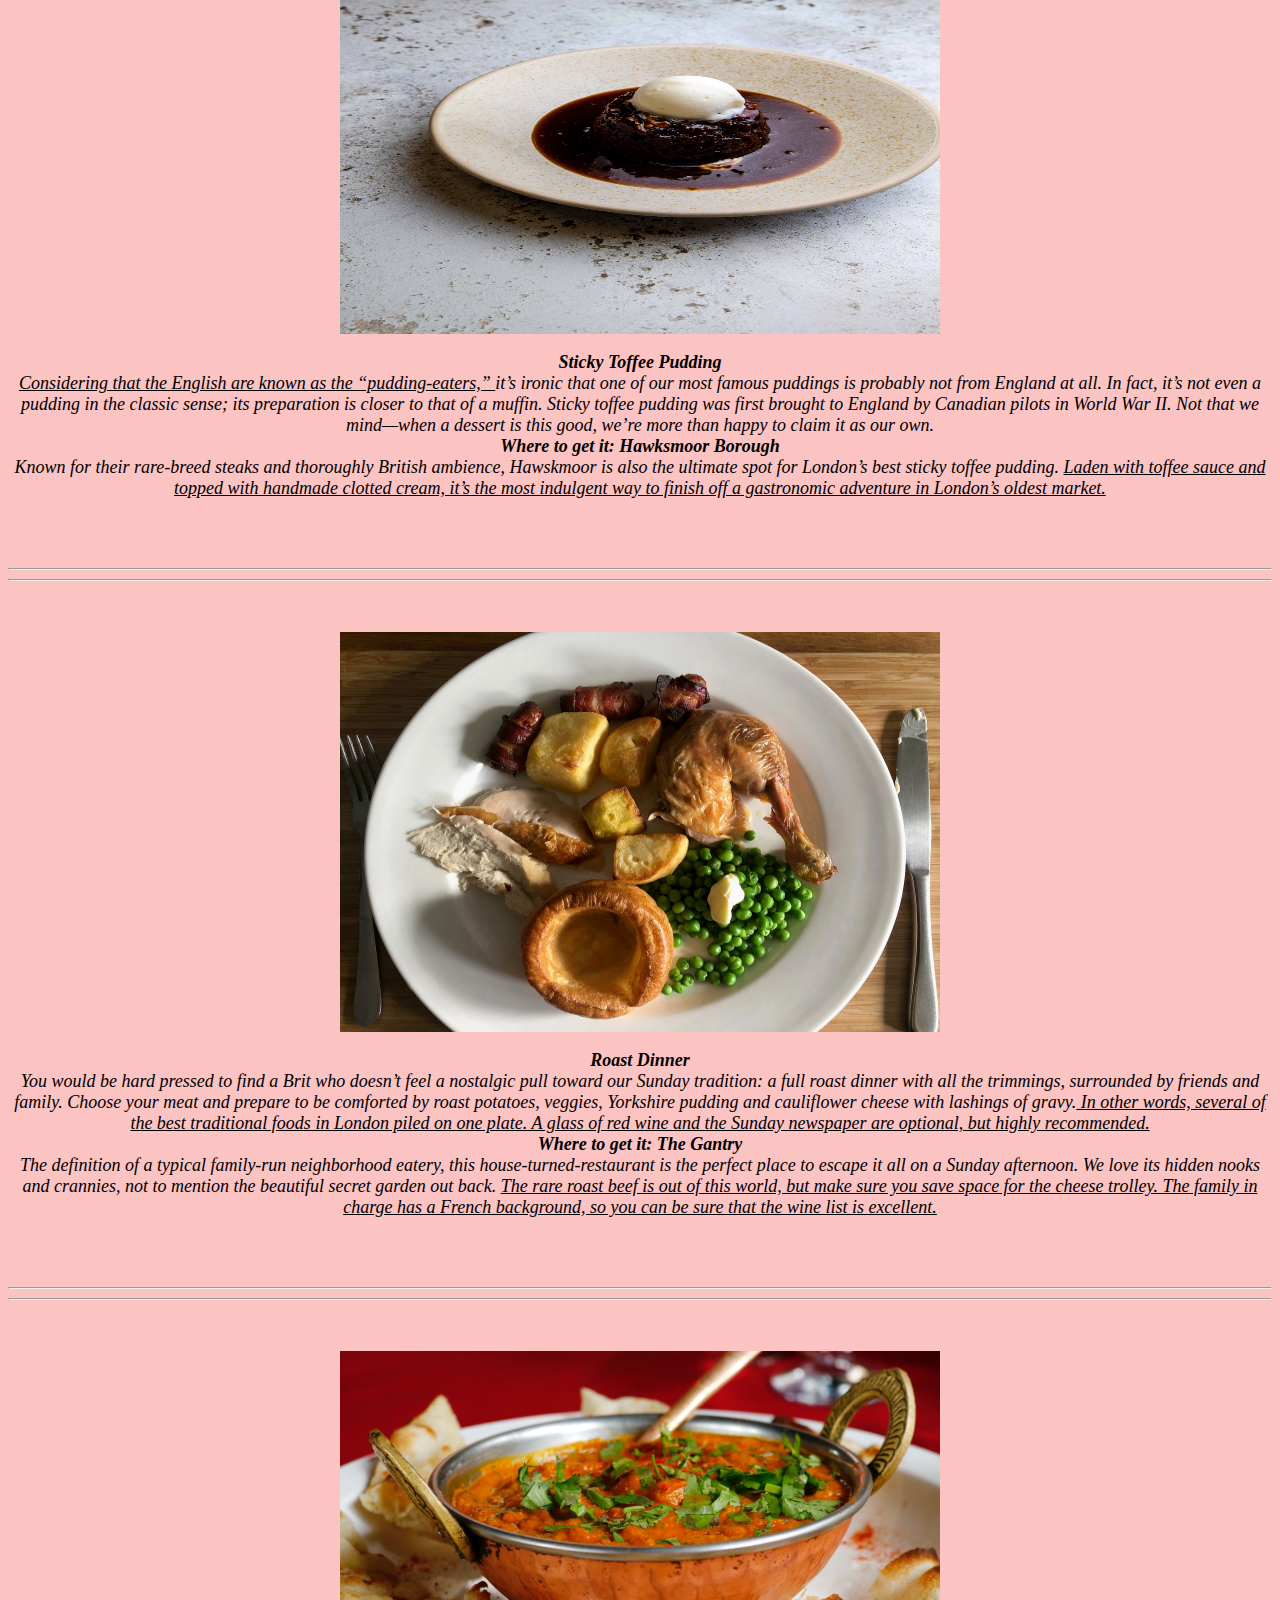
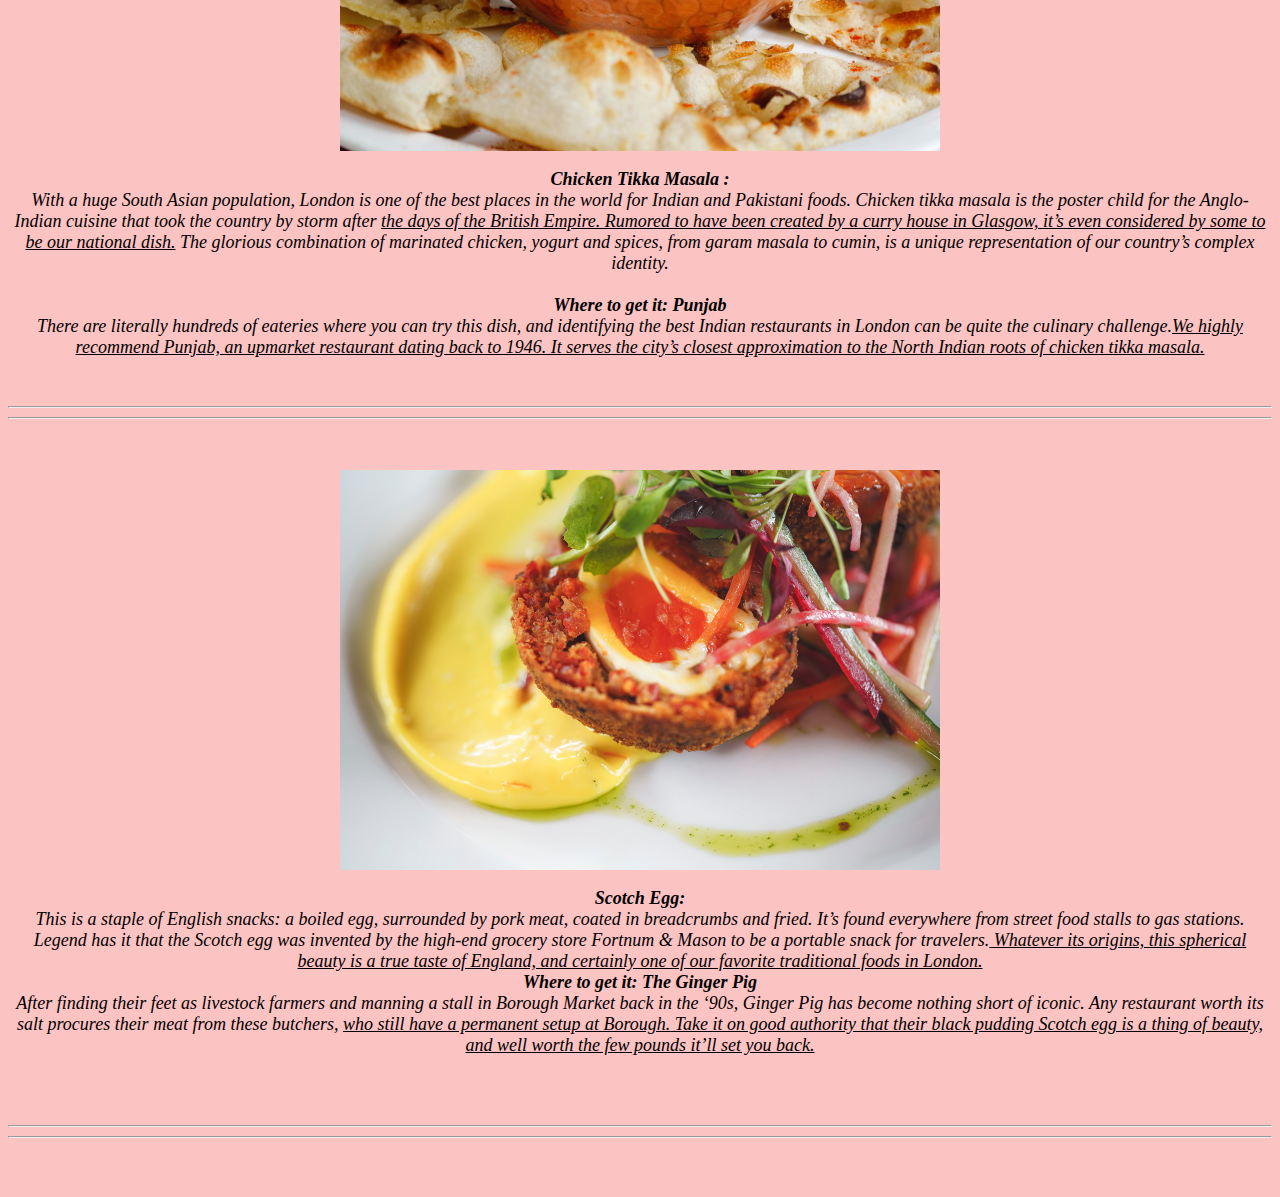
<file: project=1/html/create a 5 page/blog.html>
<html>
	<head>
		<title> blog page:;</title>
	</head>
	<body bgcolor="#FCC3C3">
		<center>				
			<a href="index.html">home</a>&nbsp &nbsp &nbsp &nbsp &nbsp &nbsp
			<a href="about.html">about</a>&nbsp &nbsp  &nbsp &nbsp &nbsp &nbsp
			<a href="gallary.html"> gallary</a>&nbsp &nbsp &nbsp &nbsp &nbsp &nbsp
			<a href="blog.html">blog</a>&nbsp &nbsp &nbsp &nbsp &nbsp &nbsp
			<a href="contact.html">contact</a>&nbsp &nbsp &nbsp &nbsp &nbsp &nbsp
				<br> 
				<br>
			<h1 align="center"> Food</h1>
		</center>
		
		<marquee darection="left" scrollamount="5" behavior="scroll">
			<h1> London Famous Food............................</h1>
		</marquee>
			<center>
				<img src="img/food1.webp"  width="400">
				<img src="img/food2.jpeg"  width="400">
				<img src="img/food3.jpeg"  width="400">
				<img src="img/food4.webp"  width="400">
			<br>
			<br>
			<hr>
			<hr>
			<br>
			<br>
			<font color="black" size="4" face="constantia">
			
				<img src="img/food7.jpg" width="600" height="400">
				
			<p> <b>Full English Breakfast: </b> 
			<br>
				<u>A culinary relic of our Anglo-Saxon roots</u>, this dish became popular among all socioeconomic classes during the Industrial Revolution. It’s a cuddle on a plate, perfect for the morning after a big night out or to set you up for a long day of work. Head to a classic “caff” and go for the full works:<i></ sausage, bacon, baked beans, tomato, fried egg, fried slice and of course, a hefty slice of black pudding.</i>
			<br>
				<b>Where to get it: </b>Terry’s Cafe 
			<br>
				Opened in 1982 by a Smithfield’s butcher called (you guessed it) Terry, this old-school caff is now run by his son. <u>It’s the perfect place for the full London experience</u>.<i> Enjoy your full works surrounded by black-and-white photos of locals, wireless radios and
				Union   Jacks…they even do an afternoon tea!</i></p>
			<br>		
			<br>
			<hr>
			<hr>
			<br>
			<br>
				<img src="img/food8.jpg" width="600" height="400">
				
			<p><b>Sticky Toffee Pudding </b>
			<br>
				<u>Considering that the English are known as the “pudding-eaters,” </u>it’s ironic that one of our most famous puddings is probably not from England at all. In fact, it’s not even a pudding in the classic sense; its preparation is closer to that of a muffin. <i>Sticky toffee pudding was first brought to England by Canadian pilots in World War II. Not that we mind—when a dessert is this good, we’re more than happy to claim it as our own.</i>
			<br>
				<b>Where to get it: Hawksmoor Borough</b>
			<br>
				<i>Known for their rare-breed steaks and thoroughly British ambience, Hawskmoor is also the ultimate spot for London’s best sticky toffee pudding.</i> <u>Laden with toffee sauce and topped with handmade clotted cream, it’s the most indulgent way to finish off a gastronomic adventure in London’s oldest market.</u></p>
			<br>
			<br>
			<hr>
			<hr>
			<br>
			<br>
				<img src="img/food9.jpg" width="600" height="400">
			<br>
			
			<p><b>Roast Dinner </b>
			<br>
				<i>You would be hard pressed to find a Brit who doesn’t feel a nostalgic pull toward our Sunday tradition:</i> a full roast dinner with all the trimmings, surrounded by friends and family. Choose your meat and prepare to be comforted by roast potatoes, veggies, Yorkshire pudding and cauliflower cheese with lashings of gravy.<u> In other words, several of the best traditional foods in London piled on one plate. A glass of red wine and the Sunday newspaper are optional, but highly recommended.</u>
			<br>
				<b>Where to get it: The Gantry </b>
			<br>
				<i>The definition of a typical family-run neighborhood eatery, this house-turned-restaurant is the perfect place to escape it all on a Sunday afternoon.</i> We love its hidden nooks and crannies, not to mention the beautiful secret garden out back. <u>The rare roast beef is out of this world, but make sure you save space for the cheese trolley. The family in charge has a French background, so you can be sure that the wine list is excellent.</u></p>
			<br>
			<br>
			<hr>
			<hr>
			<br>
			<br>
				<img src="img/food5.jpg" width="600" height="400">
				
				<p><b>Chicken Tikka Masala :</b>
				<br>
					<i>With a huge South Asian population, London is one of the best places in the world for Indian and Pakistani foods.</i> Chicken tikka masala is the poster child for the Anglo-Indian cuisine that took the country by storm after <u>the days of the British Empire. Rumored to have been created by a curry house in Glasgow, it’s even considered by some to be our national dish.</u> <i>The glorious combination of marinated chicken, yogurt and spices, from garam masala to cumin, is a unique representation of our country’s complex identity.</i>
				<br>
				<br>
					<b>Where to get it: Punjab </b>
				<br>
					<i>There are literally hundreds of eateries where you can try this dish, and identifying the best Indian restaurants in London can be quite the culinary challenge.</i><u>We highly recommend Punjab, an upmarket restaurant dating back to 1946. It serves the city’s closest approximation to the North Indian roots of chicken tikka masala. </u></p>
				
				<br>
				<hr>
				<hr>
				<br>
				<br>
					<img src="img/food6.jpg" width="600" height="400">
						<p><b>Scotch Egg: </b>
					<br>						
							<i>This is a staple of English snacks: a boiled egg, surrounded by pork meat, coated in breadcrumbs and fried. </i>It’s found everywhere from street food stalls to gas stations. Legend has it that the Scotch egg was invented by the high-end grocery store Fortnum & Mason to be a portable snack for travelers.<u> Whatever its origins, this spherical beauty is a true taste of England, and certainly one of our favorite traditional foods in London.</u>
					<br>
							 <b> Where to get it: The Ginger Pig </b>
					<br>
							<i>After finding their feet as livestock farmers and manning a stall in Borough Market back in the ‘90s, Ginger Pig has become nothing short of iconic.</i> Any restaurant worth its salt procures their meat from these butchers, <u>who still have a permanent setup at Borough. Take it on good authority that their black pudding Scotch egg is a thing of beauty, and well worth the few pounds it’ll set you back.</u></p>
					<br>		
					<br>		
					<hr>
					<hr>
					<br>
					<br>
			</center>
			</font>
	</body>
</html>
</file>
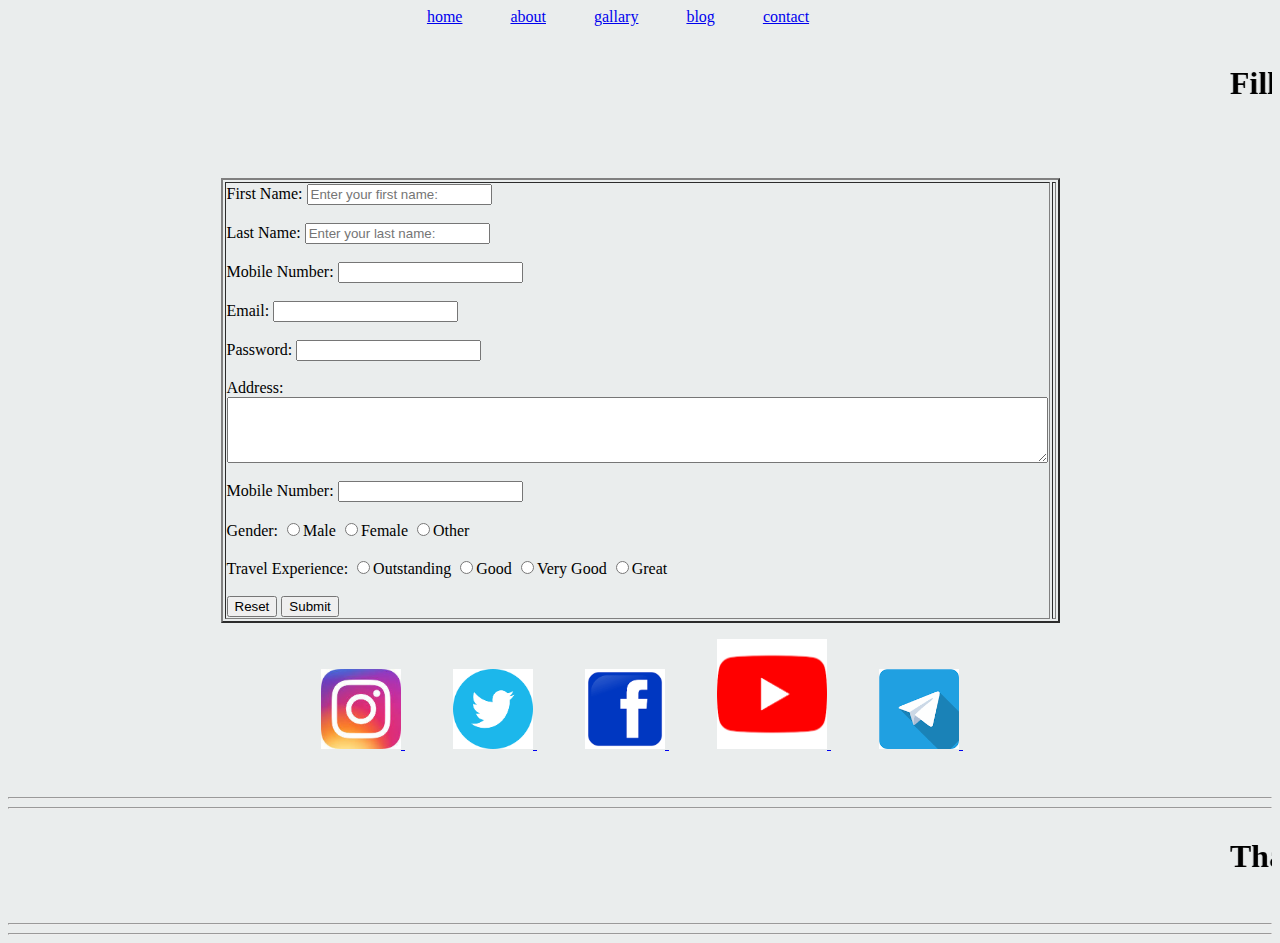
<file: project=1/html/create a 5 page/contact.html>
<html>
	<head>
		<title> Contact Page: </title>
	</head>
	<body bgcolor="#EAEDED" >
		<center>				
			<a href="index.html">home</a>&nbsp &nbsp &nbsp &nbsp &nbsp &nbsp
			<a href="about.html">about</a>&nbsp &nbsp &nbsp &nbsp &nbsp &nbsp
			<a href="gallary.html"> gallary</a>&nbsp &nbsp &nbsp &nbsp &nbsp &nbsp
			<a href="blog.html">blog</a>&nbsp &nbsp &nbsp &nbsp &nbsp &nbsp
			<a href="contact.html">contact</a>&nbsp &nbsp &nbsp &nbsp &nbsp &nbsp
				<br>
				<br>
				
				
		</center>
		<marquee darection="left" scrollamount="5" behavior="scroll">
			<h1> Fillup  This Form....................</h1>
		</marquee>
		<br>
		<br>
		<br>
		<br>
		<center>
			<form>
			<table width="600"  border="2" >
				<thead>
					<tr>
						<td>
						 <label>First Name:</label>
						 <input type="text"  placeholder="Enter your first name:" required>
					     <br>
					     <br>
					 
					     <label>Last Name: </label>
						 <input  type="text" placeholder="Enter your last name:" required>
					     <br>
						 <br>
					 
					     <label>Mobile Number:</label>
						 <input type="number" required>
					     <br>
						 <br>
					 
						<label>Email:</label>
						 <input type="email" required>
					     <br>
						 <br>
						 
					    <label>Password:</label>
						 <input type="password" required>
					     <br>
						 <br>
					
					     <label>Address:</label>
						 <textarea rows="4"  cols="100" > </textarea>					     
				         <br>
						 <br>
					 
					     <label>Mobile Number:</label>
						 <input type="text">
					     <br>
						 <br>
					     
						 <label>Gender:</label>
						 <input type="radio" name="gender">Male</input>
						 <input type="radio" name="gender">Female</input>
						 <input type="radio" name="gender">Other</input>
					     <br>
						 <br>
					  
						  <label>Travel Experience:</label>
						 <input type="radio"  name="Travel Experience">Outstanding</input>
						 <input type="radio"  name="Travel Experience">Good</input>
						 <input type="radio"  name="Travel Experience">Very Good</input>
						 <input type="radio"  name="Travel Experience">Great</input>
						 <br>
						 <br>
						  
						  
						  
						  <button>Reset</button>
						  <button>Submit</button>

						<td>	
					</tr>
				</thead>
			</form>
		</table>
	  </center>


				<center>
				
				&nbsp &nbsp &nbsp &nbsp &nbsp &nbsp
				<a href="https://www.instagram.com/accounts/login/?next=https%3A%2F%2Fwww.instagram.com%2Fvisitlondon%2F%3Fhl%3Den"   target="_blank">
					<img src="img/insta.jfif "   width="80">
				</a>
				
				&nbsp; &nbsp; &nbsp; &nbsp; &nbsp; &nbsp;
				
				<a href="https://twitter.com/visitlondon?lang=en"  target="_blank">
					<img src="img/twitter.png "   width="80">
				</a>
				
				&nbsp; &nbsp; &nbsp; &nbsp; &nbsp; &nbsp;
				
				<a href="https://www.facebook.com/visitlondon/"  target="_blank">
					<img src="img/facebook.png "   width="80">
				</a>
				
				&nbsp; &nbsp; &nbsp; &nbsp; &nbsp; &nbsp;
				
				
				<a href="https://www.youtube.com/visitlondonvideo"  target="_blank">
					<img src="img/youtube.png "   width="110" height="110">
				</a>
				
				&nbsp; &nbsp; &nbsp; &nbsp; &nbsp; &nbsp;
								
				
                
				<a href="https://telegroupjoinlink.com/london-telegram-group-links/"  target="_blank">
					<img src="img/telegram.png "   width="80">
				</a>
				
				&nbsp; &nbsp; &nbsp; &nbsp; &nbsp; &nbsp;	
			</center>
			<br>
			<br>
			<hr>
			<hr>
			
			<marquee darection="left" scrollamount="5" behavior="scroll">
			<h1> Thank You For Visiting....................</h1>
		   </marquee>
			<br>
			<br>
			<hr>
			<hr>
	</body>
</html>
</file>
